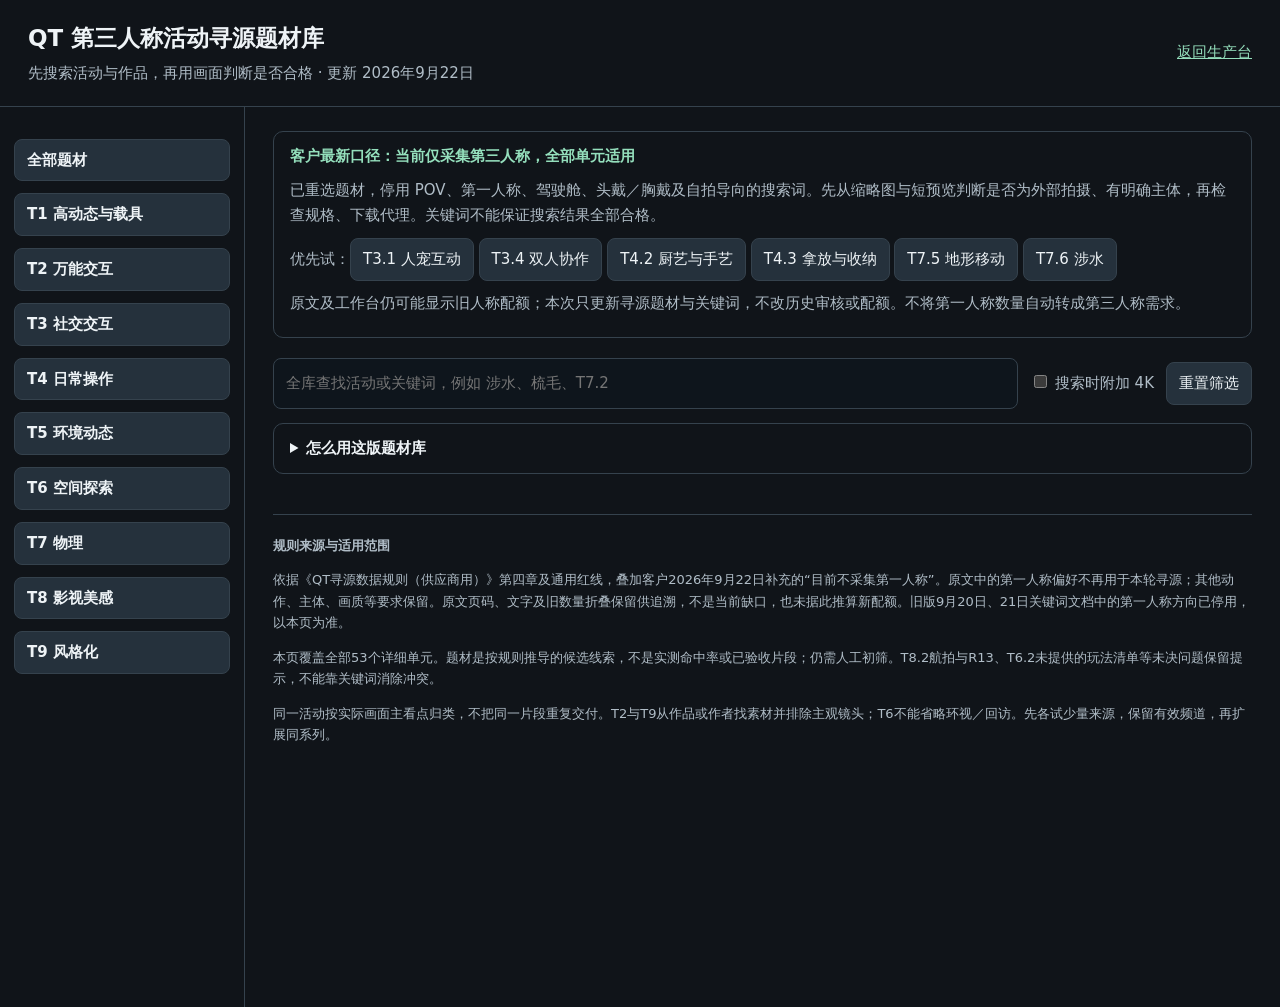
<file: scripts/topic_library_template.html>
<!doctype html>
<html lang="zh-CN">
<head>
<meta charset="utf-8"><meta name="viewport" content="width=device-width,initial-scale=1">
<title>QT 第三人称活动寻源题材库</title>
<style>
:root{color-scheme:dark;--bg:#101419;--panel:#192129;--line:#35424d;--muted:#b0bdc7;--accent:#94dfbc}*{box-sizing:border-box}body{margin:0;background:var(--bg);color:#eef3f6;font:15px/1.65 'Microsoft YaHei',system-ui,sans-serif}button,input,select{font:inherit}button,a,input,select{outline-offset:4px}a{color:var(--accent)}button{cursor:pointer}header{padding:20px 28px;border-bottom:1px solid var(--line);display:flex;justify-content:space-between;gap:16px;align-items:center}header h1{font-size:23px;margin:0}header p{color:var(--muted);margin:3px 0 0}header a{white-space:nowrap}.layout{display:grid;grid-template-columns:245px minmax(0,1fr);max-width:1600px;margin:auto}aside{position:sticky;top:0;height:100vh;overflow-y:auto;padding:20px 14px;border-right:1px solid var(--line)}main{min-width:0;padding:24px 28px 70px}button,.action{border:1px solid var(--line);background:#25313c;color:#eef3f6;border-radius:8px;padding:8px 12px;text-decoration:none;display:inline-block}.primary{background:var(--accent);color:#10261c;border-color:var(--accent)}button:hover,.action:hover{filter:brightness(1.13)}.bucket{width:100%;text-align:left;margin-top:12px;font-weight:700}.unit-link{display:block;width:100%;text-align:left;border:0;background:transparent;color:var(--muted);margin:3px 0;padding:7px 10px;font-size:13px}.unit-link.active,.bucket.active{background:#284d40;color:#c2ffe1}.filters{display:flex;flex-wrap:wrap;gap:12px;align-items:center;margin-bottom:14px}input[type=search]{flex:1;min-width:180px;background:#0e151c;color:white;border:1px solid var(--line);border-radius:8px;padding:12px}select{background:#25313c;color:white;border:1px solid var(--line);padding:10px;border-radius:8px}.guide{border:1px solid var(--line);border-radius:10px;padding:12px 16px;margin:0 0 20px;color:var(--muted)}summary{cursor:pointer;color:#eef3f6;font-weight:600}.guide p{margin:10px 0}.result-head{display:flex;align-items:center;justify-content:space-between;gap:10px;flex-wrap:wrap}.result-head h2{font-size:24px;margin:10px 0}.muted{color:var(--muted)}.unit{margin:20px 0 32px;scroll-margin-top:20px}.unit-head{border-bottom:1px solid var(--line);padding-bottom:14px}.unit h3{font-size:21px;margin:0 0 8px}.tag{display:inline-block;padding:2px 9px;border-radius:20px;background:#30473e;color:#bff1d7;font-size:12px;margin-left:8px;vertical-align:middle}.hard{background:#51432e;color:#ffe0a0}.requirements{font-size:14px;color:var(--muted)}.requirements p{margin:7px 0}.requirements strong{color:#edf3f7}.cards{display:grid;grid-template-columns:repeat(2,minmax(0,1fr));gap:14px;margin-top:16px}.card{background:var(--panel);border:1px solid var(--line);border-radius:12px;padding:18px;display:flex;flex-direction:column;min-width:0}.card h4{margin:0;font-size:17px}.query{font-family:Consolas,monospace;color:var(--accent);font-size:16px;overflow-wrap:anywhere;margin:10px 0}.check{color:var(--muted);margin:0 0 16px;font-size:14px}.actions{display:flex;flex-wrap:wrap;gap:8px;margin-top:auto}.actions>*{font-size:13px}.notice{position:fixed;bottom:22px;left:50%;transform:translateX(-50%);padding:12px 20px;background:#def5e7;color:#133823;border-radius:10px;box-shadow:0 4px 24px #0008;max-width:90vw;z-index:10}.empty{padding:40px 0;color:var(--muted)}footer{border-top:1px solid var(--line);padding-top:20px;font-size:13px;color:var(--muted)}.mobile-nav{display:none}label{color:var(--muted)}@media(max-width:1000px){.cards{grid-template-columns:1fr}.layout{grid-template-columns:215px minmax(0,1fr)}main{padding:20px}}@media(max-width:700px){header{padding:16px;align-items:flex-start;flex-direction:column}.layout{display:block}aside{display:none}.mobile-nav{display:block;width:100%;margin-bottom:14px}main{padding:16px}.filters input{width:100%}.result-head h2{font-size:20px}}@media print{body{background:white;color:black}header a,aside,.filters,.mobile-nav,.actions,.notice,.guide{display:none}.layout{display:block}main{padding:0}.cards{display:block}.card{break-inside:avoid;background:white;color:black;margin-bottom:12px}.query,.muted,.check,.requirements{color:#333}.requirements strong{color:black}}
</style>
</head>
<body>
<header><div><h1>QT 第三人称活动寻源题材库</h1><p>先搜索活动与作品，再用画面判断是否合格 · 更新 2026年9月22日</p></div><a id="home" href="/">返回生产台</a></header>
<div class="layout"><aside aria-label="按桶和统合单元选择"><button class="bucket" data-select="all">全部题材</button><div id="nav"></div></aside>
<main><select class="mobile-nav" id="mobile" aria-label="选择统合单元"></select>
<section class="guide" aria-label="当前采集范围"><strong style="color:var(--accent)">客户最新口径：当前仅采集第三人称，全部单元适用</strong><p>已重选题材，停用 POV、第一人称、驾驶舱、头戴／胸戴及自拍导向的搜索词。先从缩略图与短预览判断是否为外部拍摄、有明确主体，再检查规格、下载代理。关键词不能保证搜索结果全部合格。</p><p>优先试：<button data-select="T3.1">T3.1 人宠互动</button> <button data-select="T3.4">T3.4 双人协作</button> <button data-select="T4.2">T4.2 厨艺与手艺</button> <button data-select="T4.3">T4.3 拿放与收纳</button> <button data-select="T7.5">T7.5 地形移动</button> <button data-select="T7.6">T7.6 涉水</button></p><p>原文及工作台仍可能显示旧人称配额；本次只更新寻源题材与关键词，不改历史审核或配额。不将第一人称数量自动转成第三人称需求。</p></section>
<div class="filters"><input id="search" type="search" placeholder="全库查找活动或关键词，例如 涉水、梳毛、T7.2" aria-label="搜索全部题材"><label><input id="fourk" type="checkbox"> 搜索时附加 4K</label><button id="clear">重置筛选</button></div>
<details class="guide"><summary>怎么用这版题材库</summary>
<p>点左侧 T1.1 等单元查看活动。复制英文短词，或直接去 YouTube 搜索；“填入生产台”只填写关键词和目标单元，不自动搜索、不下载。页面可离线浏览，外部搜索需联网。</p>
<p>先试：活动与规则关系直接，建议优先试搜。补充：题材可用，但拍法或素材质量更需要筛选。难搜：连续镜头、机位或规则条件较苛刻。此排序是按规则适配程度推导，不是已测得的命中率；所有题材都需要实际验片。</p>
<p>先单独搜活动，不把“第三人称＋主体明确＋实时＋结果可见”等验收句拼进标题搜索。优先“职业／角色＋实际活动”，如 chef chopping vegetables；结果太杂时只追加一个拍法词，如 tracking shot、one take 或 exterior。不要追加 third person（容易出现游戏），不追加第一人称词；结果太少先去掉 4K。标题声称的画质或单镜头仍需核验。</p>
<p>第三人称初筛：人物、动物或载具是被拍摄的主体，持续在画面内。T3优先双方同框；T4/T7手工类优先侧面或斜侧面看见操作者及手、工具、对象的关系。纯手部顶拍不足以直接确认人称，宜先跳过；固定监控、自拍、无人空镜不因题材吻合就放行。T5.2/T7.4可锚定明确自然事件或物理现象，不强行添加人物。</p>
<p>通用检查：单镜头连续至少5秒，动作起止完整，横屏宽高比1.5至2，背景清晰，稳定无畸变，无变焦，无字幕/UI/黑边；有原声且不被音乐完全掩盖。T1至T8实拍及合规实拍特效合成，原生2K以上且≥24fps（标准23.976fps按24p认可，保留原帧率、不插帧）；T9动画可1080P、按原作帧率。仅T8.4允许刻意慢速摄影，所有桶均不收游戏录制。</p>
<p>先看原站画面与可用格式，再决定是否下载代理。选取动作完整的片段，不能为去掉主体丢失而把动作截在一半；不要用放大、插帧或拼接凑合格。来源可追溯不等于已取得使用授权。</p>
</details>
<div class="result-head"><h2 id="heading"></h2><span class="muted" id="count"></span></div>
<div id="results"></div>
<footer><strong>规则来源与适用范围</strong><p>依据《QT寻源数据规则（供应商用）》第四章及通用红线，叠加客户2026年9月22日补充的“目前不采集第一人称”。原文中的第一人称偏好不再用于本轮寻源；其他动作、主体、画质等要求保留。原文页码、文字及旧数量折叠保留供追溯，不是当前缺口，也未据此推算新配额。旧版9月20日、21日关键词文档中的第一人称方向已停用，以本页为准。</p><p>本页覆盖全部53个详细单元。题材是按规则推导的候选线索，不是实测命中率或已验收片段；仍需人工初筛。T8.2航拍与R13、T6.2未提供的玩法清单等未决问题保留提示，不能靠关键词消除冲突。</p><p>同一活动按实际画面主看点归类，不把同一片段重复交付。T2与T9从作品或作者找素材并排除主观镜头；T6不能省略环视／回访。先各试少量来源，保留有效频道，再扩展同系列。</p></footer>
</main></div><div class="notice" id="toast" role="status" hidden></div>
<script>
const units = /* TOPICS_DATA */[];
const buckets={T1:'高动态与载具',T2:'万能交互',T3:'社交交互',T4:'日常操作',T5:'环境动态',T6:'空间探索',T7:'物理',T8:'影视美感',T9:'风格化'};
const $=s=>document.querySelector(s);
const esc=s=>String(s??'').replace(/[&<>"']/g,c=>({'&':'&amp;','<':'&lt;','>':'&gt;','"':'&quot;',"'":'&#39;'}[c]));
const home=location.protocol==='file:'?'http://127.0.0.1:8765/':new URL('/',location.href).href;
$('#home').href=home;
let selected=decodeURIComponent(location.hash.slice(1))||'T1.1';
if(!units.some(u=>u.id===selected)&&!buckets[selected]&&selected!=='all')selected='T1.1';
let timer;
function toast(message){$('#toast').textContent=message;$('#toast').hidden=false;clearTimeout(timer);timer=setTimeout(()=>$('#toast').hidden=true,3000)}
function buildNav(){
 $('#nav').innerHTML=Object.entries(buckets).map(([b,name])=>`<button class="bucket" data-select="${b}">${b} ${name}</button>${units.filter(u=>u.id.startsWith(b+'.')).map(u=>`<button class="unit-link" data-select="${u.id}">${u.id} ${esc(u.name)}</button>`).join('')}`).join('');
 $('#mobile').innerHTML='<option value="all">全部题材</option>'+Object.entries(buckets).map(([b,name])=>`<optgroup label="${b} ${name}"><option value="${b}">${b} 全部单元</option>${units.filter(u=>u.id.startsWith(b+'.')).map(u=>`<option value="${u.id}">${u.id} ${esc(u.name)}</option>`).join('')}</optgroup>`).join('');
}
function queryFor(topic){return topic.query+($('#fourk').checked&&!/\b4k\b/i.test(topic.query)?' 4K':'')}
function render(){
 const term=$('#search').value.trim().toLowerCase();
 const shown=units.map(u=>({...u,topics:u.topics.filter(t=>!term||[u.id,u.name,t.label,t.query,t.check].join(' ').toLowerCase().includes(term))})).filter(u=>u.topics.length&&(term||selected==='all'||u.id===selected||u.id.startsWith(selected+'.')));
 $('#heading').textContent=term?'全库搜索结果':selected==='all'?'全部活动题材':buckets[selected]?selected+' '+buckets[selected]:selected+' '+units.find(u=>u.id===selected).name;
 const total=units.reduce((n,u)=>n+u.topics.length,0);
 $('#count').textContent=`显示 ${shown.length} 个单元 · ${shown.reduce((n,u)=>n+u.topics.length,0)} 个题材 / 全库 ${total} 个`;
 document.querySelectorAll('[data-select]').forEach(b=>{const active=!term&&b.dataset.select===selected;b.classList.toggle('active',active);b.setAttribute('aria-pressed',String(active))});
 $('#mobile').value=selected;
 $('#results').innerHTML=shown.length?shown.map(u=>`<section class="unit"><div class="unit-head"><h3>${u.id} ${esc(u.name)}<span class="tag ${u.priority==='难搜'?'hard':''}">${u.priority}</span><span class="tag">仅第三人称</span></h3><div class="requirements"><p><strong>本轮找什么</strong>　${esc(u.current_find)}</p><p><strong>合格重点</strong>　${esc(u.current_pass)}</p><p><strong>排除</strong>　${esc(u.exclude||'仍须遵守通用红线')}</p><p><strong>选片提醒</strong>　${esc(u.note)}</p><details><summary>原文第 ${u.page} 页与历史规划（非当前配额）</summary><p>原文找什么：${esc(u.find)}</p><p>原文合格标准：${esc(u.pass)}</p><p>旧规划 ${u.target} 条（第一人称 ${u.first_person} / 第三人称 ${u.third_person}）。原文第一人称方向已停用；当前仅第三人称，新数量以客户安排为准。</p></details></div></div><div class="cards">${u.topics.map(t=>{const q=queryFor(t);return `<article class="card"><h4>${esc(t.label)}</h4><p class="query">${esc(q)}</p><p class="check">选片时看：${esc(t.check)}</p><div class="actions"><button class="copy" data-query="${esc(q)}">复制关键词</button><a class="action primary" target="_blank" rel="noopener noreferrer" href="https://www.youtube.com/results?search_query=${encodeURIComponent(q)}">YouTube 搜索 ↗</a><a class="action" href="${esc(home)}?topic_query=${encodeURIComponent(q)}&topic_unit=${encodeURIComponent(u.id)}">填入生产台</a></div></article>`}).join('')}</div></section>`).join(''):'<p class="empty">没有匹配的题材。试试更短的活动名称，或输入单元编号。</p>';
}
function select(value){selected=value;$('#search').value='';location.hash=value;render();window.scrollTo({top:0,behavior:'smooth'})}
document.addEventListener('click',async e=>{const nav=e.target.closest('[data-select]');if(nav)select(nav.dataset.select);const copy=e.target.closest('.copy');if(copy){try{await navigator.clipboard.writeText(copy.dataset.query);toast('关键词已复制')}catch(_){const input=document.createElement('textarea');input.value=copy.dataset.query;document.body.append(input);input.select();const ok=document.execCommand('copy');input.remove();toast(ok?'关键词已复制':'复制受限，请直接选中英文关键词复制')}}});
$('#mobile').addEventListener('change',e=>select(e.target.value));$('#search').addEventListener('input',render);$('#fourk').addEventListener('change',render);$('#clear').addEventListener('click',()=>{$('#fourk').checked=false;select('T1.1')});
window.addEventListener('hashchange',()=>{const key=decodeURIComponent(location.hash.slice(1));if(key==='all'||buckets[key]||units.some(u=>u.id===key)){selected=key;$('#search').value='';render()}});
// History navigation may restore the search field after the initial render.
window.addEventListener('pageshow',()=>requestAnimationFrame(render));
buildNav();render();
</script></body></html>
</file>
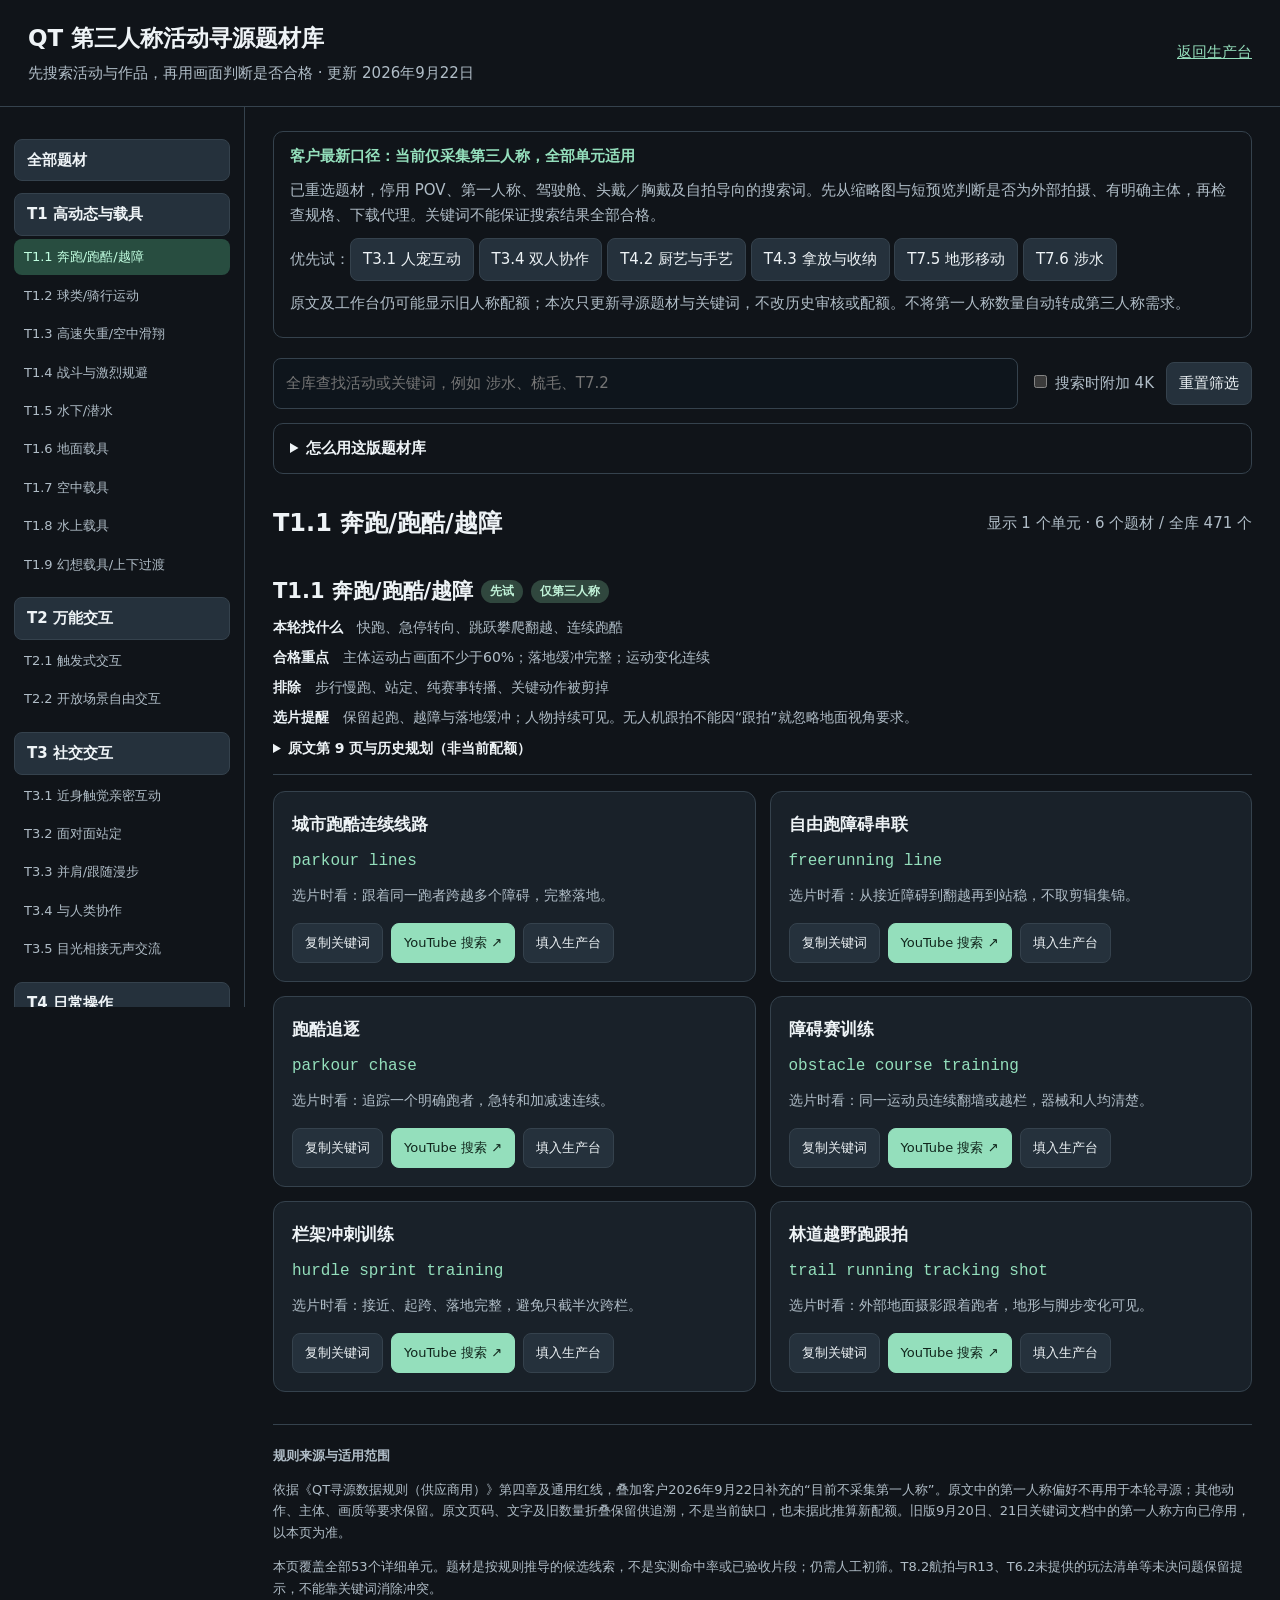
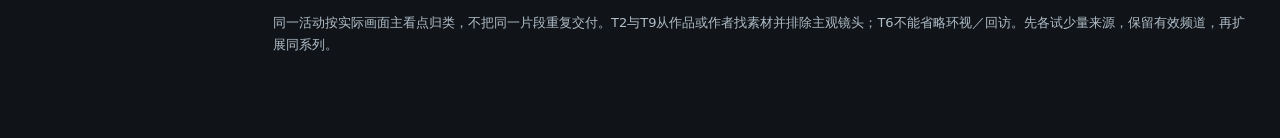
<file: web/topic-library.html>
<!doctype html>
<html lang="zh-CN">
<head>
<meta charset="utf-8"><meta name="viewport" content="width=device-width,initial-scale=1">
<title>QT 第三人称活动寻源题材库</title>
<style>
:root{color-scheme:dark;--bg:#101419;--panel:#192129;--line:#35424d;--muted:#b0bdc7;--accent:#94dfbc}*{box-sizing:border-box}body{margin:0;background:var(--bg);color:#eef3f6;font:15px/1.65 'Microsoft YaHei',system-ui,sans-serif}button,input,select{font:inherit}button,a,input,select{outline-offset:4px}a{color:var(--accent)}button{cursor:pointer}header{padding:20px 28px;border-bottom:1px solid var(--line);display:flex;justify-content:space-between;gap:16px;align-items:center}header h1{font-size:23px;margin:0}header p{color:var(--muted);margin:3px 0 0}header a{white-space:nowrap}.layout{display:grid;grid-template-columns:245px minmax(0,1fr);max-width:1600px;margin:auto}aside{position:sticky;top:0;height:100vh;overflow-y:auto;padding:20px 14px;border-right:1px solid var(--line)}main{min-width:0;padding:24px 28px 70px}button,.action{border:1px solid var(--line);background:#25313c;color:#eef3f6;border-radius:8px;padding:8px 12px;text-decoration:none;display:inline-block}.primary{background:var(--accent);color:#10261c;border-color:var(--accent)}button:hover,.action:hover{filter:brightness(1.13)}.bucket{width:100%;text-align:left;margin-top:12px;font-weight:700}.unit-link{display:block;width:100%;text-align:left;border:0;background:transparent;color:var(--muted);margin:3px 0;padding:7px 10px;font-size:13px}.unit-link.active,.bucket.active{background:#284d40;color:#c2ffe1}.filters{display:flex;flex-wrap:wrap;gap:12px;align-items:center;margin-bottom:14px}input[type=search]{flex:1;min-width:180px;background:#0e151c;color:white;border:1px solid var(--line);border-radius:8px;padding:12px}select{background:#25313c;color:white;border:1px solid var(--line);padding:10px;border-radius:8px}.guide{border:1px solid var(--line);border-radius:10px;padding:12px 16px;margin:0 0 20px;color:var(--muted)}summary{cursor:pointer;color:#eef3f6;font-weight:600}.guide p{margin:10px 0}.result-head{display:flex;align-items:center;justify-content:space-between;gap:10px;flex-wrap:wrap}.result-head h2{font-size:24px;margin:10px 0}.muted{color:var(--muted)}.unit{margin:20px 0 32px;scroll-margin-top:20px}.unit-head{border-bottom:1px solid var(--line);padding-bottom:14px}.unit h3{font-size:21px;margin:0 0 8px}.tag{display:inline-block;padding:2px 9px;border-radius:20px;background:#30473e;color:#bff1d7;font-size:12px;margin-left:8px;vertical-align:middle}.hard{background:#51432e;color:#ffe0a0}.requirements{font-size:14px;color:var(--muted)}.requirements p{margin:7px 0}.requirements strong{color:#edf3f7}.cards{display:grid;grid-template-columns:repeat(2,minmax(0,1fr));gap:14px;margin-top:16px}.card{background:var(--panel);border:1px solid var(--line);border-radius:12px;padding:18px;display:flex;flex-direction:column;min-width:0}.card h4{margin:0;font-size:17px}.query{font-family:Consolas,monospace;color:var(--accent);font-size:16px;overflow-wrap:anywhere;margin:10px 0}.check{color:var(--muted);margin:0 0 16px;font-size:14px}.actions{display:flex;flex-wrap:wrap;gap:8px;margin-top:auto}.actions>*{font-size:13px}.notice{position:fixed;bottom:22px;left:50%;transform:translateX(-50%);padding:12px 20px;background:#def5e7;color:#133823;border-radius:10px;box-shadow:0 4px 24px #0008;max-width:90vw;z-index:10}.empty{padding:40px 0;color:var(--muted)}footer{border-top:1px solid var(--line);padding-top:20px;font-size:13px;color:var(--muted)}.mobile-nav{display:none}label{color:var(--muted)}@media(max-width:1000px){.cards{grid-template-columns:1fr}.layout{grid-template-columns:215px minmax(0,1fr)}main{padding:20px}}@media(max-width:700px){header{padding:16px;align-items:flex-start;flex-direction:column}.layout{display:block}aside{display:none}.mobile-nav{display:block;width:100%;margin-bottom:14px}main{padding:16px}.filters input{width:100%}.result-head h2{font-size:20px}}@media print{body{background:white;color:black}header a,aside,.filters,.mobile-nav,.actions,.notice,.guide{display:none}.layout{display:block}main{padding:0}.cards{display:block}.card{break-inside:avoid;background:white;color:black;margin-bottom:12px}.query,.muted,.check,.requirements{color:#333}.requirements strong{color:black}}
</style>
</head>
<body>
<header><div><h1>QT 第三人称活动寻源题材库</h1><p>先搜索活动与作品，再用画面判断是否合格 · 更新 2026年9月22日</p></div><a id="home" href="/">返回生产台</a></header>
<div class="layout"><aside aria-label="按桶和统合单元选择"><button class="bucket" data-select="all">全部题材</button><div id="nav"></div></aside>
<main><select class="mobile-nav" id="mobile" aria-label="选择统合单元"></select>
<section class="guide" aria-label="当前采集范围"><strong style="color:var(--accent)">客户最新口径：当前仅采集第三人称，全部单元适用</strong><p>已重选题材，停用 POV、第一人称、驾驶舱、头戴／胸戴及自拍导向的搜索词。先从缩略图与短预览判断是否为外部拍摄、有明确主体，再检查规格、下载代理。关键词不能保证搜索结果全部合格。</p><p>优先试：<button data-select="T3.1">T3.1 人宠互动</button> <button data-select="T3.4">T3.4 双人协作</button> <button data-select="T4.2">T4.2 厨艺与手艺</button> <button data-select="T4.3">T4.3 拿放与收纳</button> <button data-select="T7.5">T7.5 地形移动</button> <button data-select="T7.6">T7.6 涉水</button></p><p>原文及工作台仍可能显示旧人称配额；本次只更新寻源题材与关键词，不改历史审核或配额。不将第一人称数量自动转成第三人称需求。</p></section>
<div class="filters"><input id="search" type="search" placeholder="全库查找活动或关键词，例如 涉水、梳毛、T7.2" aria-label="搜索全部题材"><label><input id="fourk" type="checkbox"> 搜索时附加 4K</label><button id="clear">重置筛选</button></div>
<details class="guide"><summary>怎么用这版题材库</summary>
<p>点左侧 T1.1 等单元查看活动。复制英文短词，或直接去 YouTube 搜索；“填入生产台”只填写关键词和目标单元，不自动搜索、不下载。页面可离线浏览，外部搜索需联网。</p>
<p>先试：活动与规则关系直接，建议优先试搜。补充：题材可用，但拍法或素材质量更需要筛选。难搜：连续镜头、机位或规则条件较苛刻。此排序是按规则适配程度推导，不是已测得的命中率；所有题材都需要实际验片。</p>
<p>先单独搜活动，不把“第三人称＋主体明确＋实时＋结果可见”等验收句拼进标题搜索。优先“职业／角色＋实际活动”，如 chef chopping vegetables；结果太杂时只追加一个拍法词，如 tracking shot、one take 或 exterior。不要追加 third person（容易出现游戏），不追加第一人称词；结果太少先去掉 4K。标题声称的画质或单镜头仍需核验。</p>
<p>第三人称初筛：人物、动物或载具是被拍摄的主体，持续在画面内。T3优先双方同框；T4/T7手工类优先侧面或斜侧面看见操作者及手、工具、对象的关系。纯手部顶拍不足以直接确认人称，宜先跳过；固定监控、自拍、无人空镜不因题材吻合就放行。T5.2/T7.4可锚定明确自然事件或物理现象，不强行添加人物。</p>
<p>通用检查：单镜头连续至少5秒，动作起止完整，横屏宽高比1.5至2，背景清晰，稳定无畸变，无变焦，无字幕/UI/黑边；有原声且不被音乐完全掩盖。T1至T8实拍及合规实拍特效合成，原生2K以上且≥24fps（标准23.976fps按24p认可，保留原帧率、不插帧）；T9动画可1080P、按原作帧率。仅T8.4允许刻意慢速摄影，所有桶均不收游戏录制。</p>
<p>先看原站画面与可用格式，再决定是否下载代理。选取动作完整的片段，不能为去掉主体丢失而把动作截在一半；不要用放大、插帧或拼接凑合格。来源可追溯不等于已取得使用授权。</p>
</details>
<div class="result-head"><h2 id="heading"></h2><span class="muted" id="count"></span></div>
<div id="results"></div>
<footer><strong>规则来源与适用范围</strong><p>依据《QT寻源数据规则（供应商用）》第四章及通用红线，叠加客户2026年9月22日补充的“目前不采集第一人称”。原文中的第一人称偏好不再用于本轮寻源；其他动作、主体、画质等要求保留。原文页码、文字及旧数量折叠保留供追溯，不是当前缺口，也未据此推算新配额。旧版9月20日、21日关键词文档中的第一人称方向已停用，以本页为准。</p><p>本页覆盖全部53个详细单元。题材是按规则推导的候选线索，不是实测命中率或已验收片段；仍需人工初筛。T8.2航拍与R13、T6.2未提供的玩法清单等未决问题保留提示，不能靠关键词消除冲突。</p><p>同一活动按实际画面主看点归类，不把同一片段重复交付。T2与T9从作品或作者找素材并排除主观镜头；T6不能省略环视／回访。先各试少量来源，保留有效频道，再扩展同系列。</p></footer>
</main></div><div class="notice" id="toast" role="status" hidden></div>
<script>
const units = [{"id": "T1.1", "priority": "先试", "note": "保留起跑、越障与落地缓冲；人物持续可见。无人机跟拍不能因“跟拍”就忽略地面视角要求。", "name": "奔跑/跑酷/越障", "target": 85, "first_person": 19, "third_person": 66, "page": 9, "find": "快跑、急停转向、跳跃攀爬翻越、连续跑酷", "pass": "主体运动占画面不少于60%；落地缓冲完整；运动变化连续", "exclude": "步行慢跑、站定、纯赛事转播、关键动作被剪掉", "topics": [{"label": "城市跑酷连续线路", "query": "parkour lines", "check": "跟着同一跑者跨越多个障碍，完整落地。"}, {"label": "自由跑障碍串联", "query": "freerunning line", "check": "从接近障碍到翻越再到站稳，不取剪辑集锦。"}, {"label": "跑酷追逐", "query": "parkour chase", "check": "追踪一个明确跑者，急转和加减速连续。"}, {"label": "障碍赛训练", "query": "obstacle course training", "check": "同一运动员连续翻墙或越栏，器械和人均清楚。"}, {"label": "栏架冲刺训练", "query": "hurdle sprint training", "check": "接近、起跨、落地完整，避免只截半次跨栏。"}, {"label": "林道越野跑跟拍", "query": "trail running tracking shot", "check": "外部地面摄影跟着跑者，地形与脚步变化可见。"}], "current_find": "快跑、急停转向、跳跃攀爬翻越、连续跑酷", "current_pass": "主体运动占画面不少于60%；落地缓冲完整；运动变化连续"}, {"id": "T1.2", "priority": "先试", "note": "看人体动作、器材运动与空间变化；近距离跟随优于大远景转播。不要把滑板自行车归成机动车。", "name": "球类/骑行运动", "target": 66, "first_person": 5, "third_person": 61, "page": 9, "find": "球类、骑行、滑板、轮滑", "pass": "人体动作、运动物体/器材和空间位置变化均清晰", "exclude": "纯观赛大远景、机动载具", "topics": [{"label": "滑板连续招式线路", "query": "skateboarding line", "check": "滑手、板和落地同时可见，留足收尾。"}, {"label": "轮滑街道跟拍", "query": "inline skating follow cam", "check": "跟随一个滑手，看转弯和滑行变化。"}, {"label": "小轮车场地线路", "query": "BMX park run", "check": "骑手与自行车完整可辨，跳跃与落地连续。"}, {"label": "山地自行车连续线路", "query": "mountain bike trail riding", "check": "外部摄影跟着同一骑手，不选骑行者头盔或车把视角。"}, {"label": "篮球突破训练", "query": "basketball drive drill", "check": "运球、突破、上篮为连续动作，不只拍篮筐。"}, {"label": "足球带球射门训练", "query": "football dribbling shooting drill", "check": "带球至射门完整，人物和球不出画。"}], "current_find": "球类、骑行、滑板、轮滑", "current_pass": "人体动作、运动物体/器材和空间位置变化均清晰"}, {"id": "T1.3", "priority": "难搜", "note": "原文要求过山车、蹦极、跳伞三项均覆盖。空中题材与R13存在适用疑点时需确认，不能自行扩大豁免。", "name": "高速失重/空中滑翔", "target": 80, "first_person": 24, "third_person": 56, "page": 9, "find": "过山车、蹦极、跳伞、翼装、无人机贴地飞越", "pass": "失重/加速段完整，允许轻度抖动", "exclude": "", "topics": [{"label": "过山车外部拍摄", "query": "roller coaster off ride", "check": "地面镜头跟随同一列车完成加速或下落，不能拍前排乘客的主观视野。"}, {"label": "蹦极完整跳跃", "query": "bungee jump full jump", "check": "从起跳到绳索回弹完整，主体不丢失。"}, {"label": "双人跳伞外部摄影", "query": "tandem skydive outside camera", "check": "外部摄影师跟着跳伞者，核对视角适用口径。"}, {"label": "翼装伴飞", "query": "wingsuit follow camera", "check": "持续跟随同一翼装者，非剪辑合辑。"}, {"label": "滑翔伞外部跟拍", "query": "paragliding follow cam", "check": "明确飞行主体及升降变化，先核对单元边界。"}, {"label": "高空秋千释放", "query": "giant swing release", "check": "从外部跟随乘坐者释放、下落与回摆；非第一视角，需核对本单元失重及视角适用边界。"}], "current_find": "过山车、蹦极、跳伞、翼装、无人机贴地飞越", "current_pass": "失重/加速段完整，允许轻度抖动"}, {"id": "T1.4", "priority": "补充", "note": "必须是实拍或实拍特效合成；攻击、受击或躲避有可见反馈。片名只是定位线索，不保证片段符合。", "name": "战斗与激烈规避", "target": 75, "first_person": 14, "third_person": 61, "page": 10, "find": "影视/特技实拍的潜行躲闪、格斗、爆破规避、追车枪战", "pass": "攻击/规避有明显视觉反馈，来自影视或特技实拍", "exclude": "动画/CG、游戏、纯特效无实拍底", "topics": [{"label": "特技团队单镜头打斗", "query": "stunt fight one take", "check": "双方同框，攻击与规避连续，非幕后讲解。"}, {"label": "近身武术对打", "query": "martial arts fight short film", "check": "从出招到格挡受力有反馈，避开游戏与动画。"}, {"label": "走廊连续打斗", "query": "hallway fight scene", "check": "挑实际连续镜头，排除正反打和快速剪切。"}, {"label": "剑术特技短片", "query": "sword fight stunt short film", "check": "武器与双方身体清楚，动作无穿帮。"}, {"label": "追逐中翻越躲闪", "query": "foot chase stunt scene", "check": "主体主动规避障碍，落地及反应完整。"}, {"label": "实拍爆破规避", "query": "explosion escape movie scene", "check": "人物规避和爆破反馈同镜头，注意内容合规。"}], "current_find": "影视/特技实拍的潜行躲闪、格斗、爆破规避、追车枪战", "current_pass": "攻击/规避有明显视觉反馈，来自影视或特技实拍"}, {"id": "T1.5", "priority": "先试", "note": "水体扰动、气泡或光影变化要可见；跟潜水员而非只看珊瑚空镜，严重浑浊不收。", "name": "水下/潜水", "target": 66, "first_person": 23, "third_person": 43, "page": 10, "find": "水中游动、下潜上浮、人和水流互动", "pass": "保留光影、水体扰动、气泡、悬浮物或水流影响", "exclude": "主体长期静止、严重浑浊、纯水下风景", "topics": [{"label": "自由潜水下潜", "query": "freediving descent", "check": "完整跟随潜水者下潜，周围水体清晰。"}, {"label": "自由潜水上浮", "query": "freediving ascent", "check": "上浮动作及水面变化连续，主体持续可见。"}, {"label": "水肺潜水跟拍", "query": "scuba diver follow cam", "check": "潜水员游动、气泡和背景同时清楚。"}, {"label": "水下游泳跟拍", "query": "underwater swimming tracking shot", "check": "游泳者全身与推进水流可读。"}, {"label": "人鱼潜水实拍", "query": "mermaid swimming underwater", "check": "真人水下运动，排除动画、浓重滤镜和定姿摆拍。"}, {"label": "浮潜同伴跟随", "query": "snorkeling follow diver", "check": "镜头跟随同伴移动，不只拍水下景观。"}], "current_find": "水中游动、下潜上浮、人和水流互动", "current_pass": "保留光影、水体扰动、气泡、悬浮物或水流影响"}, {"id": "T1.6", "priority": "先试", "note": "强调真实机动车速度与位移，外部地面跟拍优先；纯行车记录监控、航拍俯视需排除或复核。", "name": "地面载具", "target": 104, "first_person": 19, "third_person": 85, "page": 10, "find": "城市/高速驾驶、泊车、摩托电动车", "pass": "速度感和空间位移清晰", "exclude": "幻想载具", "topics": [{"label": "摩托车滚动跟拍", "query": "motorcycle rolling shots", "check": "相机与骑手同步移动，看清车与道路。"}, {"label": "汽车行驶跟拍", "query": "car rolling shots", "check": "同一辆车持续在画面中，非广告蒙太奇。"}, {"label": "拉力赛车路段", "query": "rally car tracking shot", "check": "地面追踪过弯，不选远景赛事切机位。"}, {"label": "越野车连续过弯", "query": "off road driving follow cam", "check": "车体、路面和空间位移可读。"}, {"label": "卡丁车赛道外部跟拍", "query": "karting trackside", "check": "从赛道外追踪同一车手过弯，排除车载相机、游戏和赛事UI。"}, {"label": "汽车平行泊车", "query": "parallel parking exterior view", "check": "外部摄影看完整车辆移动至停稳，不选驾驶位教程。"}], "current_find": "城市/高速驾驶、泊车、摩托电动车", "current_pass": "速度感和空间位移清晰"}, {"id": "T1.7", "priority": "补充", "note": "本单元有R13空中视角豁免，但不等于允许第一人称。只找外部拍摄的飞行载具；不找驾驶舱、机头相机或纯航拍空镜。", "name": "空中载具", "target": 80, "first_person": 14, "third_person": 66, "page": 10, "find": "穿越飞行、无人机、直升机驾驶位", "pass": "R13 豁免，允许空中视角", "exclude": "", "topics": [{"label": "直升机悬停转向", "query": "helicopter hovering maneuver", "check": "外部镜头跟随直升机升降转向，机体持续可见。"}, {"label": "轻型飞机起飞外拍", "query": "light aircraft takeoff exterior", "check": "外部拍摄同一架飞机滑跑离地，不能靠变焦保持大小。"}, {"label": "滑翔机牵引起飞", "query": "glider aerotow takeoff", "check": "从外部跟随可辨的滑翔机，拖曳与离地过程连续。"}, {"label": "飞机编队伴飞", "query": "formation flying air to air", "check": "锁定一架飞机，可见姿态变化与空间关系。"}, {"label": "无人机追踪飞机", "query": "drone following plane", "check": "外部主体始终清晰，非纯CG。"}, {"label": "直升机外部跟拍", "query": "helicopter air to air footage", "check": "持续跟随真实直升机，不取剪辑合集。"}], "current_find": "外部摄影跟随直升机、轻型飞机、滑翔机等空中载具；不采驾驶舱视野", "current_pass": "R13 豁免，允许空中视角"}, {"id": "T1.8", "priority": "先试", "note": "水面变化和载具运动都要可辨，外部跟拍为主；岸上固定远景或航拍不能直接视为合格。", "name": "水上载具", "target": 52, "first_person": 5, "third_person": 47, "page": 11, "find": "船、摩托艇甲板与驾驶位", "pass": "水面动态与载具运动清晰", "exclude": "", "topics": [{"label": "摩托艇水面跟拍", "query": "jet ski follow cam", "check": "骑手、艇和水花同画面，转弯完整。"}, {"label": "快艇并行跟拍", "query": "speedboat tracking shot", "check": "相邻船上平视跟拍，艇与浪花连续可见。"}, {"label": "帆船航行跟拍", "query": "sailing boat tracking shot", "check": "船体航行与水面反馈可见，非纯甲板静景。"}, {"label": "皮划艇跟随", "query": "kayak follow cam", "check": "艇与划行运动清楚，背景不虚化。"}, {"label": "划艇水上训练", "query": "rowing boat training", "check": "艇员动作与船体位移同步，避开大远景赛事。"}, {"label": "船只靠泊外拍", "query": "boat docking exterior", "check": "地面或相邻船上跟拍整船转向靠泊，主体与水面空间关系连续。"}], "current_find": "外部跟随船、摩托艇、皮划艇等水上载具；不采驾驶位或纯船头视野", "current_pass": "水面动态与载具运动清晰"}, {"id": "T1.9", "priority": "难搜", "note": "要求影视实拍底与干净合成，保留上下舱或模式切换；纯CG飞船与游戏过场不能冒充实拍。", "name": "幻想载具/上下过渡", "target": 52, "first_person": 9, "third_person": 43, "page": 11, "find": "影视实拍中的机甲、飞船、幻想载具及上下舱/模式切换", "pass": "过程完整、实拍底、特效边界干净", "exclude": "动画、纯CG、游戏", "topics": [{"label": "真人穿戴机械战甲", "query": "Iron Man suit up scene", "check": "人进入或战甲闭合过程，核对实拍底与单镜头长度。"}, {"label": "沙丘扑翼机登舱", "query": "Dune ornithopter boarding scene", "check": "人物、舱门与登舱动作完整，非模型展示。"}, {"label": "阿凡达机甲驾驶", "query": "Avatar AMP suit scene", "check": "真人进入或操纵机甲的连续段。"}, {"label": "星际飞船登船", "query": "Star Wars boarding ship scene", "check": "人上舷梯到舱内连续，不能跨切镜拼接。"}, {"label": "科幻载具舱盖开启", "query": "sci fi pilot boarding vehicle scene", "check": "外部摄影让人物、载具和舱盖同框，有登舱或模式切换过程。"}, {"label": "实拍机械外骨骼短片", "query": "live action exoskeleton short film", "check": "实拍人物与装置交互，非纯产品渲染。"}], "current_find": "影视实拍中的机甲、飞船、幻想载具及上下舱/模式切换", "current_pass": "过程完整、实拍底、特效边界干净"}, {"id": "T2.1", "priority": "难搜", "note": "只找科幻魔幻影视。触发与世界内反馈必须同镜头；写if→then，并按单部作品累计至少8种动作、4种场景。以下是场景定位词，不是已验收片段。", "name": "触发式交互", "target": 141, "first_person": 57, "third_person": 84, "page": 12, "find": "科幻/魔幻影视中的机关、装置、能力触发", "pass": "每条写 if→then；触发与世界内可视反馈在同一镜头完整呈现", "exclude": "游戏、动画、仅音效/字幕反馈、无实拍底、抠像残留", "topics": [{"label": "手势打开传送门", "query": "Doctor Strange portal scene", "check": "手势到门形成连续；排除教程、游戏、绿幕素材。"}, {"label": "魔杖令物体悬浮", "query": "Harry Potter Wingardium Leviosa scene", "check": "施法者、手势与物体升起同镜头可见。"}, {"label": "意念移动金属", "query": "Magneto moving metal movie scene", "check": "人物动作到金属位移有明确因果。"}, {"label": "机械战甲响应手势", "query": "Iron Man suit assembly scene", "check": "角色触发到机械装配响应连续。"}, {"label": "触碰启动全息装置", "query": "Iron Man hologram scene", "check": "手部触发与世界内全息变化同框；不可只有屏幕文字。"}, {"label": "原力推开物体", "query": "Star Wars Force push scene", "check": "角色施力与对象位移同一镜头，非游戏演示。"}, {"label": "身份识别开启通道", "query": "sci fi biometric door scene", "check": "扫描与门打开可见，不能仅播“已通过”字幕。"}, {"label": "激活能量护盾", "query": "live action energy shield scene", "check": "动作触发后护盾显现，合成边缘干净。"}, {"label": "科幻舱门感应开启", "query": "spaceship automatic door movie scene", "check": "人物靠近到门开启连续，非现实商场自动门。"}, {"label": "魔法点亮物体", "query": "Harry Potter Lumos scene", "check": "施法动作到可见发光完整，避免只有念咒音频。"}], "current_find": "科幻/魔幻影视中的机关、装置、能力触发", "current_pass": "每条写 if→then；触发与世界内可视反馈在同一镜头完整呈现"}, {"id": "T2.2", "priority": "难搜", "note": "不能把普通逛街改名为万能交互。要移动到不同点位并交互，反馈可见；单部作品仍需累计8种动作、4种场景。", "name": "开放场景自由交互", "target": 141, "first_person": 28, "third_person": 113, "page": 13, "find": "科幻/魔幻影视开放场景漫游与多点交互", "pass": "空间位移和交互明确，反馈可视，镜头锚定主体", "exclude": "HUD、游戏、纯过场、只有跑图", "topics": [{"label": "实验室走动操控全息物", "query": "Iron Man lab scene", "check": "人物走动并实际操控装置，不只站着讲解。"}, {"label": "魔法工坊多处施法", "query": "wizard workshop live action scene", "check": "同一人物移动、接触或施法，环境有响应。"}, {"label": "科幻舰桥走动操作", "query": "spaceship bridge movie scene", "check": "走到控制位再操作，有世界内可视反馈。"}, {"label": "未来实验室参观交互", "query": "sci fi laboratory walkthrough scene", "check": "人物边走边启动多个实体装置，非建筑渲染。"}, {"label": "魔法商店试用物件", "query": "Harry Potter wand shop scene", "check": "移动和试用魔法物件同一连续段。"}, {"label": "空间站机器人互动", "query": "space station robot interaction scene", "check": "跟随角色移动，机器人有动作回应而非纯对谈。"}, {"label": "移动中操纵悬浮物", "query": "telekinesis walking movie scene", "check": "人物位移与物体响应同时成立，非纯追逐。"}, {"label": "科幻短片智能房间", "query": "smart room sci fi short film", "check": "真人走动触发房间变化，不是现实家居开关演示。"}], "current_find": "科幻/魔幻影视开放场景漫游与多点交互", "current_pass": "空间位移和交互明确，反馈可视，镜头锚定主体"}, {"id": "T3.1", "priority": "先试", "note": "只找外部跟拍的人与动物或双人互动，锚定发起者。接近→接触→持续→分开完整且对象有回应；第三人称不等于固定旁观，原文排除固定旁观机位。", "name": "近身触觉亲密互动", "target": 145, "first_person": 122, "third_person": 23, "page": 14, "find": "拥抱、拍肩、握手、撸宠、喂食、洗澡梳毛", "pass": "接近→接触→持续→分开完整，对象有回应", "exclude": "未接触、开头已接触、对象无反应、固定旁观、对象非生命", "topics": [{"label": "跟拍马匹梳毛", "query": "\"tracking shot of\" groomer brushing horse", "check": "图库单镜头：外部跟拍，人和动物同框，接触动作完整。"}, {"label": "宠物洗澡实录", "query": "dog groomer bathing dog natural sound", "check": "图库单镜头：外部跟拍，人和动物同框，接触动作完整。"}, {"label": "农夫喂羊跟拍", "query": "farmer feeding goats \"following shot\"", "check": "图库单镜头：外部跟拍，人和动物同框，接触动作完整。"}, {"label": "推轨抚摸马匹", "query": "\"dolly shot of\" woman petting horse", "check": "图库单镜头：外部跟拍，人和动物同框，接触动作完整。"}, {"label": "主人逗狗无解说", "query": "owner playing with dog no talking", "check": "图库单镜头：外部跟拍，人和动物同框，接触动作完整。"}, {"label": "饲养员喂大象", "query": "keeper feeding elephant real sound", "check": "图库单镜头：外部跟拍，人和动物同框，接触动作完整。"}, {"label": "重逢拥抱一镜到底", "query": "couple hugging reunion one take", "check": "图库单镜头：外部跟拍，人和动物同框，接触动作完整。"}, {"label": "宠物美容师给狗梳毛", "query": "dog groomer brushing dog", "check": "侧面跟随美容师的操作，操作者、手、狗的回应及结束都可见。"}, {"label": "马厩日常刷马", "query": "groom brushing horse", "check": "外部拍摄马工接近、刷毛到撤手，马转头或调整身体回应。"}, {"label": "主人抚摸猫咪", "query": "owner petting cat", "check": "主人身体与猫同框，猫蹭手或转头回应，不能开头已经接触。"}, {"label": "饲养员手喂山羊", "query": "farmer hand feeding goats", "check": "旁拍饲养员递食、山羊取食到撤手，不是自己的手伸向镜头前。"}, {"label": "宠物美容师给狗洗澡", "query": "groomer bathing dog", "check": "跟随操作者和狗的完整接触互动，不选纯浴盆俯拍或快剪教程。"}, {"label": "人与人拥抱重逢", "query": "reunion hug one take", "check": "接近、拥抱、回抱与分开完整，背景不能虚化。"}, {"label": "双人见面握手", "query": "two people greeting handshake", "check": "外部摄影中两人伸手、握住、回应、松开完整，时长足够。"}, {"label": "马工给马挠痒", "query": "groom scratching horse", "check": "人和马同框且主动接触后马有回应，不是只拍一只伸入画面的手。"}, {"label": "饲养员梳理驴毛", "query": "keeper grooming donkey", "check": "跟随饲养员与驴互动，保留接触前后和动物回应。"}, {"label": "朋友击掌庆祝", "query": "friends high five celebration", "check": "两人接近、击掌回应到分开连续，不能只截击掌一瞬。"}], "current_find": "拥抱、拍肩、握手、撸宠、喂食、洗澡梳毛", "current_pass": "接近→接触→持续→分开完整，对象有回应"}, {"id": "T3.2", "priority": "补充", "note": "外部摄影让两人面对面同框，有手势、重心或朝向变化；排除采访正反打、自拍独白和静态对脸讲解。", "name": "面对面站定", "target": 122, "first_person": 75, "third_person": 47, "page": 14, "find": "对话对位、站定、朝向微调", "pass": "面对面且有朝向/重心/手势变化", "exclude": "边走边聊、并排、静止无互动、多人会议、纯画外音", "topics": [{"label": "站立手语对话", "query": "standing sign language conversation", "check": "两人面对面，手势与回应连续同框。"}, {"label": "双人问路表演", "query": "asking directions acting scene", "check": "提问者与指路者站定同框，指向与回应可见，不选语言教学字幕片。"}, {"label": "街头魔术面对面交流", "query": "street magician spectator interaction", "check": "只取站定交流与回应，不是单人技巧特写。"}, {"label": "站立双人表演练习", "query": "two person acting scene one take", "check": "面向彼此有微动作，非静态朗读或切机位。"}, {"label": "游客与向导停步交流", "query": "guide visitor conversation", "check": "两人保持面对面，手势和眼神可读。"}, {"label": "摊主与顾客商谈", "query": "vendor customer conversation", "check": "旁拍两人面对面手势与回应，避开柜台遮挡及新闻采访切镜。"}, {"label": "教练向运动员交代战术", "query": "coach athlete conversation", "check": "两人站定面对面，教练手势与运动员回应连续，不选围坐会议。"}, {"label": "裁缝与顾客面谈", "query": "tailor customer consultation", "check": "双方站立讨论版型并回应，重点是朝向和手势而非各自独立干活。"}], "current_find": "对话对位、站定、朝向微调", "current_pass": "面对面且有朝向/重心/手势变化"}, {"id": "T3.3", "priority": "先试", "note": "同伴身体可见，行走中有等待、放慢、侧头交流或间距调整。只拍脚与路应转查T6。", "name": "并肩/跟随漫步", "target": 122, "first_person": 75, "third_person": 47, "page": 15, "find": "持续同行、速度动态匹配、行走中交流", "pass": "同伴可见，有等待/放慢/侧头/间距调整", "exclude": "站定聊天、只有脚与路、无呼应、短切镜", "topics": [{"label": "背影情侣遛狗", "query": "\"back view of\" couple walking dog", "check": "图库单镜头：背后或侧面跟拍两人同行，两人全程可见。"}, {"label": "跟拍朋友边走边聊", "query": "\"tracking shot of\" two friends walking talking", "check": "图库单镜头：背后或侧面跟拍两人同行，两人全程可见。"}, {"label": "公园情侣跟拍", "query": "\"following shot of\" couple walking in park", "check": "图库单镜头：背后或侧面跟拍两人同行，两人全程可见。"}, {"label": "母女同行移动镜头", "query": "\"traveling shot of\" mother and daughter walking", "check": "图库单镜头：背后或侧面跟拍两人同行，两人全程可见。"}, {"label": "稳定器跟拍徒步二人", "query": "\"steadicam shot of\" two hikers on trail", "check": "图库单镜头：背后或侧面跟拍两人同行，两人全程可见。"}, {"label": "老夫妻散步一镜到底", "query": "elderly couple walking together one take", "check": "图库单镜头：背后或侧面跟拍两人同行，两人全程可见。"}, {"label": "街头同行实录", "query": "two friends walking street natural sound", "check": "图库单镜头：背后或侧面跟拍两人同行，两人全程可见。"}, {"label": "双人山路徒步", "query": "two friends hiking together", "check": "第三位摄影者跟随两人，能看出等候、回头交流或步速匹配。"}, {"label": "双人边走边聊", "query": "walking and talking one take", "check": "两人持续同行，动态速度匹配可读。"}, {"label": "向导带游客徒步", "query": "hiking guide with visitors", "check": "向导与游客均可见，放慢等人或边走指路，不能只拍摄影者前方的路。"}, {"label": "情侣公园漫步", "query": "couple walking talking", "check": "同伴并肩回应，避免浅景深爱情短片。"}, {"label": "陪长者散步", "query": "walking with elderly parent", "check": "步速匹配、搀扶或侧头回应连续。"}, {"label": "两人逛市场", "query": "two friends walking market", "check": "外部跟着同伴持续同行互动，不是主观步行或无人市场风景。"}, {"label": "结伴遛狗散步", "query": "couple walking dog together", "check": "两人边走边呼应并调整间距，狗不能替代双人的同行关系。"}, {"label": "护工陪长者步行", "query": "caregiver walking with elderly person", "check": "双方身体可见，搀扶行走、配合步速到站稳连续。"}], "current_find": "持续同行、速度动态匹配、行走中交流", "current_pass": "同伴可见，有等待/放慢/侧头/间距调整"}, {"id": "T3.4", "priority": "先试", "note": "一方行动、另一方明确回应，触发→过程→反馈同镜头；合作关系比单纯同时出现更重要。", "name": "与人类协作", "target": 122, "first_person": 85, "third_person": 37, "page": 15, "find": "指引、搀扶、抛物给同伴", "pass": "协作动作与对方响应同镜完整", "exclude": "各做各的、无人接物、未拍到反馈、UI/HUD", "topics": [{"label": "跟拍两人抬桌", "query": "\"tracking shot of\" two people carrying table", "check": "图库单镜头：外部跟拍两人协作，配合动作起止完整。"}, {"label": "两人抬皮划艇", "query": "two men carrying kayak \"following shot\"", "check": "图库单镜头：外部跟拍两人协作，配合动作起止完整。"}, {"label": "推轨两人搭帐篷", "query": "\"dolly shot of\" couple pitching tent", "check": "图库单镜头：外部跟拍两人协作，配合动作起止完整。"}, {"label": "两工人抬梯子", "query": "two workers carrying ladder no talking", "check": "图库单镜头：外部跟拍两人协作，配合动作起止完整。"}, {"label": "父子传接球一镜到底", "query": "father and son playing catch one take", "check": "图库单镜头：外部跟拍两人协作，配合动作起止完整。"}, {"label": "稳定器两人搬家具", "query": "\"steadicam shot of\" two people moving furniture", "check": "图库单镜头：外部跟拍两人协作，配合动作起止完整。"}, {"label": "朋友攀岩互助实录", "query": "friends helping climb rock natural sound", "check": "图库单镜头：外部跟拍两人协作，配合动作起止完整。"}, {"label": "双人传接球", "query": "two people playing catch", "check": "外部摄影看见投球者和接球者，抛球到接稳同镜头完整。"}, {"label": "同伴拉上岩台", "query": "helping friend climb", "check": "伸手、握住、拉起和站稳完整。"}, {"label": "双人搬桌子", "query": "two people moving table", "check": "能看出双方配合移动及放稳结果。"}, {"label": "木工同伴递工具", "query": "carpenters passing tools", "check": "两个木工及工具同框，递出、接住和开始使用连续。"}, {"label": "户外协作搭帐篷", "query": "two people pitching tent", "check": "一方扶杆另一方接应，选完整合作动作。"}, {"label": "指挥同伴倒车", "query": "guiding car parking", "check": "手势后车辆响应同镜头，操作者主体清楚。"}, {"label": "双人抬放皮划艇", "query": "two people carrying kayak", "check": "从共同抓握到抬起、搬移、放稳连续，有明确互相配合。"}, {"label": "陪练帮助拉伸", "query": "assisted partner stretching", "check": "两人同框，一方施加辅助力另一方姿态回应，收尾完整。"}], "current_find": "指引、搀扶、抛物给同伴", "current_pass": "协作动作与对方响应同镜完整"}, {"id": "T3.5", "priority": "难搜", "note": "只找外部双人同框的无声对视与微表情回应；面部可辨且背景清晰。不要把看向摄影镜头当成双方眼神交流，也不收正反打。", "name": "目光相接无声交流", "target": 99, "first_person": 70, "third_person": 29, "page": 16, "find": "注视、对视、视线转移、微表情回应", "pass": "对视不少于2秒或完整视线变化，对方有回应，同一镜头同一景别", "exclude": "无眼神接触、单方无回应、远景、有切镜/变焦、多段拼接/慢放/定格", "topics": [{"label": "双人凝视挑战", "query": "eye contact experiment two people", "check": "双方眼睛可辨，有回视或微表情，连续至少5秒。"}, {"label": "双人无声表演", "query": "silent acting scene two people", "check": "有明确互相对视和表情回应，不是独白。"}, {"label": "舞伴起舞前对视", "query": "dance partners eye contact", "check": "保留对视回应的完整段，避免切到眼睛特写。"}, {"label": "情侣无声凝视", "query": "couple eye contact one take", "check": "两张脸同框，背景仍清晰，非照片推拉。"}, {"label": "双人默剧交流", "query": "two person mime scene", "check": "视线交流清楚，有眨眼点头等回应。"}, {"label": "影视双人持续凝视", "query": "two shot silent movie scene", "check": "单景别连续对视，避开正反打和背景虚化。"}], "current_find": "注视、对视、视线转移、微表情回应", "current_pass": "对视不少于2秒或完整视线变化，对方有回应，同一镜头同一景别"}, {"id": "T4.1", "priority": "补充", "note": "客户新增仅第三人称覆盖原文“第一人称为主”的偏好；手操作和动作完整仍保留。侧面或斜侧面拍实际进食/阅读者，不选头胸佩戴、自拍独白、纯物体特写或静坐摆拍。", "name": "自我摄入与生活沉浸", "target": 122, "first_person": 108, "third_person": 14, "page": 17, "find": "吃饭、饮酒、看书、玩手机", "pass": "第一人称为主，看到手操作，动作完整", "exclude": "纯物体特写、动作未完成", "topics": [{"label": "人物早餐进食", "query": "person eating breakfast", "check": "外部拍摄进食者拿起食物、入口和放下，避免吃播正脸固定机位。"}, {"label": "茶席品茶", "query": "tea tasting ceremony", "check": "旁拍品茶者端杯、饮用到放回，别只拍冲茶器具或广告特写。"}, {"label": "公园读书翻页", "query": "person reading book park", "check": "人物与手持书同框，翻页和持书调整完整，背景清晰。"}, {"label": "人物读报折报", "query": "person reading newspaper", "check": "外部拍摄展开、阅读调整、折回，不能只见报纸遮满镜头。"}, {"label": "人物操作手机", "query": "person using smartphone", "check": "侧面可见操作者和真实触控动作，不要屏幕录制或叠加UI。"}, {"label": "朋友户外野餐", "query": "friends picnic eating", "check": "跟随一个明确进食者的完整取食动作，不以聊天或摆拍为主。"}, {"label": "徒步者停步喝水", "query": "hiker drinking water", "check": "外部拍摄取出水瓶、饮水、收回完整，不能只拍伸向镜头的瓶子。"}, {"label": "人物图书馆阅读", "query": "student reading library", "check": "人物与书页动作连续，阅读中有实际手部操作，不是静态学习直播。"}], "current_find": "吃饭、饮酒、看书、玩手机", "current_pass": "当前仅第三人称：外部拍摄实际操作者，看到手操作，动作完整"}, {"id": "T4.2", "priority": "先试", "note": "优先找厨师、工匠、清洁工的职业活动，外部镜头能辨明操作者及手与物体关系。手接触→状态改变→结果完整；顶拍手部不直接当第三人称，加速教程和前后跳切不收。", "name": "状态改变和创造", "target": 183, "first_person": 131, "third_person": 52, "page": 17, "find": "切、搅、写、拧、清洁、烹饪", "pass": "看到手接触→物体发生变化，动作有结果", "exclude": "物体未变化、只拍结果", "topics": [{"label": "推轨厨师切菜", "query": "\"dolly shot of\" chef chopping vegetables", "check": "图库单镜头：侧拍职业操作者，手与物体关系可见，无快放跳切。"}, {"label": "面包师揉面实录", "query": "baker kneading dough natural sound", "check": "图库单镜头：侧拍职业操作者，手与物体关系可见，无快放跳切。"}, {"label": "拉面师傅现场声", "query": "noodle master hand pulled noodles real sound", "check": "图库单镜头：侧拍职业操作者，手与物体关系可见，无快放跳切。"}, {"label": "裁缝手缝无解说", "query": "tailor hand sewing no talking", "check": "图库单镜头：侧拍职业操作者，手与物体关系可见，无快放跳切。"}, {"label": "跟拍木匠刨木", "query": "\"tracking shot of\" carpenter planing wood", "check": "图库单镜头：侧拍职业操作者，手与物体关系可见，无快放跳切。"}, {"label": "书法一镜到底", "query": "calligrapher brush writing single take", "check": "图库单镜头：侧拍职业操作者，手与物体关系可见，无快放跳切。"}, {"label": "擦窗工素材", "query": "window cleaner squeegee raw footage", "check": "图库单镜头：侧拍职业操作者，手与物体关系可见，无快放跳切。"}, {"label": "推轨街头摊贩烹饪", "query": "\"dolly shot of\" street food vendor cooking", "check": "图库单镜头：侧拍职业操作者，手与物体关系可见，无快放跳切。"}, {"label": "厨师切菜备料", "query": "chef chopping vegetables", "check": "侧拍厨师及刀和菜，保留一次完整切分，不只选刀刃特写。"}, {"label": "面包师揉面", "query": "baker kneading dough", "check": "面包师施力到面团形变完整，排除快放和只拍面团。"}, {"label": "厨师打蛋搅拌", "query": "chef whisking eggs", "check": "操作者手臂与碗同框，从搅拌到混合结果可见。"}, {"label": "书法家现场书写", "query": "calligrapher writing", "check": "斜侧面拍作者落笔到完成字迹，不能只拍纸面的俯拍视频。"}, {"label": "家具工拧紧螺丝", "query": "carpenter tightening screws", "check": "外部拍工匠操作至连接固定，工具和动作结果都可辨。"}, {"label": "擦鞋匠刷洗鞋子", "query": "shoeshiner cleaning shoes", "check": "侧面看操作者刷洗形成干净区域，不是前后对比跳切。"}, {"label": "清洁工擦窗", "query": "window cleaner squeegee", "check": "外部拍摄清洁工与玻璃，擦拭轨迹及干净区域连续形成。"}, {"label": "木雕师削木", "query": "woodcarver carving wood", "check": "侧面看工匠刀具接触至木屑脱落，不选头戴教程。"}, {"label": "裁缝手工缝线", "query": "tailor hand sewing", "check": "可辨裁缝及针线与衣料，穿针形成缝线后再收尾。"}, {"label": "师傅包饺子", "query": "chef folding dumplings", "check": "操作者与手部成形同框，从放馅到封口完整，排除俯拍和快剪。"}, {"label": "面点师拉面", "query": "noodle master hand pulled noodles", "check": "师傅身体、双手及面条同时可见，一次拉伸收拢完整。"}, {"label": "街头摊主削菠萝", "query": "street vendor peeling pineapple", "check": "外部拍摊主握果、削皮到果皮脱离，刀与水果不被遮住。"}, {"label": "皮匠手工缝皮", "query": "leatherworker stitching leather", "check": "操作者与双手拉线同框，从穿孔到收紧完整。"}, {"label": "厨师炒锅翻炒", "query": "chef wok cooking", "check": "侧拍厨师翻炒令食材变化，火焰不过曝，不是广告快剪。"}], "current_find": "切、搅、写、拧、清洁、烹饪", "current_pass": "看到手接触→物体发生变化，动作有结果"}, {"id": "T4.3", "priority": "先试", "note": "侧面跟随服务员、店员、工匠的拿放收纳，必须可辨操作者。只改变位置；改变性质形状优先查T4.2。别用第一视角整理或纯桌面顶拍替代。", "name": "台面操作", "target": 160, "first_person": 108, "third_person": 52, "page": 18, "find": "拿放、递出、收纳、倾倒灌注", "pass": "手与物体相对运动，物体换位置", "exclude": "无物体交互、物体自动移动、物体状态变化应归4.2", "topics": [{"label": "推轨服务员摆台", "query": "\"dolly shot of\" waiter setting table", "check": "图库单镜头：外部拍摄摆放整理，操作者与物品同框。"}, {"label": "跟拍图书管理员上架", "query": "\"tracking shot of\" librarian shelving books", "check": "图库单镜头：外部拍摄摆放整理，操作者与物品同框。"}, {"label": "服务员上菜实录", "query": "waiter serving plates restaurant natural sound", "check": "图库单镜头：外部拍摄摆放整理，操作者与物品同框。"}, {"label": "花艺师插花无解说", "query": "florist arranging flowers no talking", "check": "图库单镜头：外部拍摄摆放整理，操作者与物品同框。"}, {"label": "店员补货素材", "query": "shopkeeper stocking shelves raw footage", "check": "图库单镜头：外部拍摄摆放整理，操作者与物品同框。"}, {"label": "跟拍服务员端托盘", "query": "\"following shot of\" waiter carrying tray", "check": "图库单镜头：外部拍摄摆放整理，操作者与物品同框。"}, {"label": "茶艺斟茶一镜到底", "query": "tea master pouring tea one take", "check": "图库单镜头：外部拍摄摆放整理，操作者与物品同框。"}, {"label": "服务员摆餐具", "query": "waiter setting table", "check": "外部拍人拿餐具到放稳，保留操作者与桌面关系。"}, {"label": "技师整理工具箱", "query": "mechanic organizing toolbox", "check": "技师身体与拿放动作可辨，工具归位连续，不选延时清理。"}, {"label": "图书管理员上架", "query": "librarian shelving books", "check": "跟随管理员取书、移位到放入书架完整。"}, {"label": "服务员端盘上桌", "query": "waiter serving plates", "check": "旁拍搬运至桌面放稳，避免顾客遮挡双手。"}, {"label": "果摊摊主装水果", "query": "fruit vendor packing basket", "check": "摊主拿起水果到装篮完整，不选切水果状态改变。"}, {"label": "人物收拾行李", "query": "person packing suitcase", "check": "外部拍人把衣物放入箱中，排除加速、俯拍或仅展示旅行装备。"}, {"label": "茶艺师斟茶", "query": "tea master pouring tea", "check": "侧拍操作者、容器倾斜与液体转移至杯中完整。"}, {"label": "技师分类零件", "query": "mechanic sorting parts", "check": "外部拍技师及双手将零件归位，不是机器自动分拣。"}, {"label": "花店店员摆放花束", "query": "florist arranging bouquets display", "check": "店员把现成花束搬到展示位，改变位置而非剪枝制作。"}, {"label": "面包师摆盘上架", "query": "baker arranging bread tray", "check": "人拿成品面包到放稳，保留手与托盘，不选制作面团。"}], "current_find": "拿放、递出、收纳、倾倒灌注", "current_pass": "手与物体相对运动，物体换位置"}, {"id": "T4.4", "priority": "补充", "note": "第三位摄影者跟随操作者开合；整批每类仍需开和关。优先厨房实操、家具演示和仓库作业中的完整动作，不能只拍机构或静态对镜讲解；穿门探索归T6.4。", "name": "开合类", "target": 145, "first_person": 80, "third_person": 65, "page": 18, "find": "门、抽屉、柜子、冰箱、窗户开关", "pass": "开合双向均覆盖，镜头跟随手操作", "exclude": "穿门空间切换为主应归6.4", "topics": [{"label": "跟拍开门", "query": "\"following shot of\" man opening door", "check": "图库单镜头：外部拍摄开关门窗柜，人与门体同框，开合完整。"}, {"label": "背影开门进屋", "query": "\"back view of\" woman opening door entering room", "check": "图库单镜头：外部拍摄开关门窗柜，人与门体同框，开合完整。"}, {"label": "推轨厨师开冰箱", "query": "\"dolly shot of\" chef opening refrigerator", "check": "图库单镜头：外部拍摄开关门窗柜，人与门体同框，开合完整。"}, {"label": "司机开车门素材", "query": "driver opening car door raw footage", "check": "图库单镜头：外部拍摄开关门窗柜，人与门体同框，开合完整。"}, {"label": "卷帘门现场声", "query": "worker opening roller shutter real sound", "check": "图库单镜头：外部拍摄开关门窗柜，人与门体同框，开合完整。"}, {"label": "开窗一镜到底", "query": "woman opening window single take", "check": "图库单镜头：外部拍摄开关门窗柜，人与门体同框，开合完整。"}, {"label": "跟拍开柜门", "query": "\"tracking shot of\" person opening cabinet", "check": "图库单镜头：外部拍摄开关门窗柜，人与门体同框，开合完整。"}, {"label": "厨师开关冰箱", "query": "chef opening refrigerator", "check": "侧拍厨师握把手到打开或关严，保留人、手、门板。"}, {"label": "木工演示抽屉开合", "query": "cabinetmaker drawer demonstration", "check": "外部拍木工推拉到行程终点，不选只有抽屉的产品展示。"}, {"label": "人物打开窗扇", "query": "person opening casement window", "check": "侧拍人握把手、旋转、推开，另选完整关闭动作补双向。"}, {"label": "店员开关橱柜", "query": "person opening closing cabinet", "check": "人物与柜门同框，手驱动从闭合到开启或反向，不能只拍自动开门。"}, {"label": "人物开关房门", "query": "person opening closing door", "check": "外部镜头跟随手柄与门的交互，不以进入另一空间为主。"}, {"label": "司机开关车门外拍", "query": "driver opening closing car door", "check": "外部看司机操作把手和门板至到位，不选车内向外拍或汽车广告切镜。"}, {"label": "仓库工人开启卷帘门", "query": "worker opening roller shutter", "check": "旁拍工人驱动卷帘门及结束，镜头跟手和门，不选无人自动开合。"}, {"label": "工匠开启工具柜", "query": "craftsman opening tool cabinet", "check": "能辨操作者拉门到停稳或关门到位，不是静态柜体展示。"}], "current_find": "门、抽屉、柜子、冰箱、窗户开关", "current_pass": "开合双向均覆盖，镜头跟随手操作"}, {"id": "T5.1", "priority": "难搜", "note": "只找外部拍摄且载具持续可见的环境过渡；不收驾驶位、行车记录或纯车窗风景。单镜头既保留主体又有首尾环境差异较难，不能用切镜拼接替代。", "name": "场景过渡", "target": 80, "first_person": 23, "third_person": 57, "page": 19, "find": "载具移动中环境明显变化", "pass": "载具位移，空间关系持续变化，首尾差异明显", "exclude": "环境不变、原地不动", "topics": [{"label": "汽车驶出隧道外拍", "query": "car exiting tunnel exterior", "check": "外部跟着同一辆车从隧道到开阔路段，车体、环境变化连续且不过曝。"}, {"label": "汽车驶入隧道外拍", "query": "car entering tunnel exterior", "check": "外部跟车展示路段到隧道入口变化，不能车体入黑后消失。"}, {"label": "拉力车森林至开阔路段", "query": "rally car forest road tracking", "check": "地面镜头连续跟车从树林转到空旷地形，排除车载和航拍。"}, {"label": "摩托车驶出林地", "query": "motorcycle forest road tracking shot", "check": "外部看到骑手及车从林下到开阔路段，不能只拍路面。"}, {"label": "列车驶出隧道外拍", "query": "train emerging from tunnel", "check": "镜头跟随同一列车驶出并进入新环境，排除司机室和固定监控。"}, {"label": "船只出港外拍", "query": "boat leaving harbor exterior", "check": "从相邻船平视跟拍目标船，由港池到开放水域，不能只看船头前方。"}], "current_find": "载具移动中环境明显变化", "current_pass": "载具位移，空间关系持续变化，首尾差异明显"}, {"id": "T5.2", "priority": "难搜", "note": "本单元强制第三人称，至少事件两个变化阶段；不要强塞人物，锚定明确事件并核对R11，避免固定监控与POV涉险。", "name": "自然剧烈事件", "target": 99, "first_person": 0, "third_person": 99, "page": 19, "find": "海浪、瀑布、暴雨、火山火灾、烟雾、雪崩", "pass": "事件至少两个变化阶段，纯第三人称", "exclude": "静态风景、POV涉险", "topics": [{"label": "跟拍浪打礁石", "query": "\"tracking shot of\" waves crashing on rocks", "check": "图库单镜头：自然力作用过程连续，实时速度，无剪辑。"}, {"label": "风暴浪打防波堤素材", "query": "storm waves hitting breakwater raw footage", "check": "图库单镜头：自然力作用过程连续，实时速度，无剪辑。"}, {"label": "瀑布近景实录", "query": "waterfall close up natural sound", "check": "图库单镜头：自然力作用过程连续，实时速度，无剪辑。"}, {"label": "涌潮移动镜头", "query": "tidal bore wave \"traveling shot\"", "check": "图库单镜头：自然力作用过程连续，实时速度，无剪辑。"}, {"label": "大风摇树现场声", "query": "trees swaying strong wind real sound", "check": "图库单镜头：自然力作用过程连续，实时速度，无剪辑。"}, {"label": "火山喷发素材", "query": "volcano lava eruption raw footage", "check": "图库单镜头：自然力作用过程连续，实时速度，无剪辑。"}, {"label": "雪崩图库素材", "query": "avalanche falling mountain stock footage", "check": "图库单镜头：自然力作用过程连续，实时速度，无剪辑。"}, {"label": "巨浪冲击防波堤", "query": "wave hitting breakwater", "check": "浪接近、撞击、扩散消退至少两个阶段。"}, {"label": "潮涌推进", "query": "tidal bore approaching", "check": "锚定同一波前，看增强与传播，非纯远景空镜。"}, {"label": "瀑布洪峰到来", "query": "waterfall surge", "check": "水流由弱到强或扩散可辨，非恒定瀑布壁纸。"}, {"label": "雪崩扩散实录", "query": "avalanche real time footage", "check": "追随雪崩前沿及扩散，旁观安全视角。"}, {"label": "火山喷发过程", "query": "volcano eruption real time", "check": "喷出与扩散阶段可见，排除延时与新闻叠字。"}, {"label": "暴雨阵风吹动树木", "query": "storm gust bending trees", "check": "锚定受影响树木或阵风过程，不是雨声背景片。"}], "current_find": "海浪、瀑布、暴雨、火山火灾、烟雾、雪崩", "current_pass": "事件至少两个变化阶段，纯第三人称"}, {"id": "T5.3", "priority": "先试", "note": "至少两个主体有协作、对抗或连续配合；镜头锁定一组明确主体，排除无人称广场大远景。", "name": "多主体活动与演绎", "target": 99, "first_person": 5, "third_person": 94, "page": 19, "find": "比赛、舞蹈戏剧、街头艺人、团队操演", "pass": "至少2个有效主体且互动关系明确", "exclude": "单主体、主体间无互动", "topics": [{"label": "双人摇摆舞", "query": "swing dance couple full dance", "check": "搭档持续配合，全身清楚，无多机位。"}, {"label": "双人杂技平衡", "query": "partner acrobatics routine", "check": "互相支撑、转移与落地完整。"}, {"label": "双人花式跳绳", "query": "double dutch routine", "check": "摇绳人与跳绳者关系清楚，同镜头持续。"}, {"label": "武术双人套路", "query": "martial arts partner routine", "check": "双方连续呼应，非独练或纯暴力片段。"}, {"label": "舞狮配合表演", "query": "lion dance full performance", "check": "明确团队共同控制动作，原声可闻。"}, {"label": "牧羊犬与训犬员表演", "query": "dog handler agility demonstration", "check": "人与动物明确配合，不是动物单独跑动。"}], "current_find": "比赛、舞蹈戏剧、街头艺人、团队操演", "current_pass": "至少2个有效主体且互动关系明确"}, {"id": "T5.4", "priority": "补充", "note": "强制第三人称旁观；载具进入→经过→驶离完整。与R11结合时跟随明确车辆或群体，避免固定监控。", "name": "交通与载具穿行（旁观）", "target": 80, "first_person": 0, "third_person": 80, "page": 20, "find": "路口车流、港口机场作业、赛车观赛", "pass": "强制第三人称；完整进入→经过→驶离", "exclude": "驾驶位POV", "topics": [{"label": "跟拍电车过街", "query": "\"tracking shot of\" tram passing street", "check": "图库单镜头：外部拍摄载具经过或进出，全程可见。"}, {"label": "列车过道口现场声", "query": "train passing level crossing real sound", "check": "图库单镜头：外部拍摄载具经过或进出，全程可见。"}, {"label": "渡轮进港移动镜头", "query": "\"traveling shot of\" ferry arriving port", "check": "图库单镜头：外部拍摄载具经过或进出，全程可见。"}, {"label": "山路汽车外部跟拍", "query": "car driving mountain road tracking shot", "check": "图库单镜头：外部拍摄载具经过或进出，全程可见。"}, {"label": "飞机滑行素材", "query": "aircraft taxiing runway raw footage", "check": "图库单镜头：外部拍摄载具经过或进出，全程可见。"}, {"label": "拖船顶船图库", "query": "tugboat pushing ship harbor stock footage", "check": "图库单镜头：外部拍摄载具经过或进出，全程可见。"}, {"label": "公交进站一镜到底", "query": "bus arriving bus stop one take", "check": "图库单镜头：外部拍摄载具经过或进出，全程可见。"}, {"label": "电车通过街道路口", "query": "tram passing intersection", "check": "追随同一电车通过路口，周边交通可读。"}, {"label": "铁路道口列车经过", "query": "train passing level crossing", "check": "进入、通过与驶离连续，不选远景静机监控。"}, {"label": "渡轮进出港", "query": "ferry arriving harbor", "check": "载具路线、码头关系明确，地面视角。"}, {"label": "拉力赛车驶过发卡弯", "query": "rally car hairpin spectator", "check": "旁观跟随一辆车完整经过，无赛事UI。"}, {"label": "机场牵引机拖飞机", "query": "aircraft pushback ground view", "check": "牵引车与飞机路线关系可见，非航拍。"}, {"label": "港口拖轮协作", "query": "tugboat harbor maneuver", "check": "跟随明确船组，航线与空间关系清楚。"}], "current_find": "路口车流、港口机场作业、赛车观赛", "current_pass": "强制第三人称；完整进入→经过→驶离"}, {"id": "T5.5", "priority": "补充", "note": "至少两个传递节点且触发→传递→结果完整；单次碰撞归T7.2。不能只拍机器空转或中途接链。", "name": "场景内因果交互动态", "target": 80, "first_person": 5, "third_person": 75, "page": 20, "find": "多米诺、回合传递、接力、流水线", "pass": "不少于2个传递节点，触发→传递→结果完整", "exclude": "因果链不完整、单动作无传递", "topics": [{"label": "多米诺连续倒下", "query": "domino chain reaction", "check": "保留初始触发与后续多节点结果，主体锚定需检查。"}, {"label": "真人鲁布戈德堡装置", "query": "Rube Goldberg machine one take", "check": "看得到触发者或触发装置与完整传递链。"}, {"label": "三人传接球", "query": "three person passing drill", "check": "球经不同参与者传递到最终接住。"}, {"label": "团队递砖", "query": "brick passing chain", "check": "多人节点连续传递，镜头能读出完整因果链。"}, {"label": "水桶接力", "query": "bucket brigade", "check": "起点、传递与倒入终点可见，非拼接集锦。"}, {"label": "餐厅接力传盘", "query": "kitchen plate passing line", "check": "多位人员依次传递至接收，原声与空间关系清楚。"}], "current_find": "多米诺、回合传递、接力、流水线", "current_pass": "不少于2个传递节点，触发→传递→结果完整"}, {"id": "T5.6", "priority": "补充", "note": "拍明确摊主、巡游队伍或参与者与动态环境；禁止无人机。日夜覆盖是整批分布，不要求单条由白天变夜晚。", "name": "市集与庆典", "target": 103, "first_person": 23, "third_person": 80, "page": 20, "requires_confirmation": true, "find": "市集夜市、节庆游行、烟花灯光秀、散场", "pass": "持续环境动态，覆盖亮度变化", "exclude": "无人机视角、静态布景", "topics": [{"label": "夜市摊主出餐", "query": "night market vendor serving", "check": "跟着明确摊主，周边客流和摊位动态可辨。"}, {"label": "街头巡游乐队", "query": "marching band street parade", "check": "地面跟随同一队伍，非广角远景全场扫摄。"}, {"label": "舞龙巡游", "query": "dragon dance street parade", "check": "锚定表演队伍，环境人群与动态共同可见。"}, {"label": "灯笼节人群游行", "query": "lantern festival parade", "check": "锁定参与者或队伍，夜间不过暗。"}, {"label": "节庆摊位互动", "query": "festival stall vendor", "check": "摊主与顾客在活跃环境中互动，无字幕UI。"}, {"label": "演出散场人群跟随", "query": "concert crowd leaving", "check": "锁定一组离场观众，不是固定监控或纯背影空镜。"}], "current_find": "市集夜市、节庆游行、烟花灯光秀、散场", "current_pass": "持续环境动态，覆盖亮度变化"}, {"id": "T5.7", "priority": "补充", "note": "群体须聚集、分流、转向或变队形，至少一次方向变化；密度分档是整批覆盖。孤立个体不算群体。", "name": "人群流动与动物群体", "target": 99, "first_person": 38, "third_person": 61, "page": 21, "requires_confirmation": true, "find": "人流、观众、集会、鸟群鱼群兽群", "pass": "群体聚集/迁移/分流/转向，至少一次方向变化", "exclude": "个体分散无群体行为", "topics": [{"label": "牧羊犬驱赶羊群", "query": "sheepdog herding sheep", "check": "羊群受引导转向，镜头追随明确群体。"}, {"label": "鸭群跟随饲养员", "query": "ducks following farmer", "check": "队伍方向变化可读，非零散动物。"}, {"label": "马群驱赶转向", "query": "horse herd moving", "check": "跟随同一群体转弯，避免航拍俯视。"}, {"label": "鱼群转向实拍", "query": "school of fish turning", "check": "明确鱼群整体方向变化，不是水族静景。"}, {"label": "游行队伍转弯", "query": "parade turning corner", "check": "同一队伍转向与队形变化，地面拍摄。"}, {"label": "人群离站分流", "query": "crowd leaving station", "check": "锚定一组可辨人流，出现分流或转向，避开监控视角。"}], "current_find": "人流、观众、集会、鸟群鱼群兽群", "current_pass": "群体聚集/迁移/分流/转向，至少一次方向变化"}, {"id": "T6.1", "priority": "难搜", "note": "地标可辨且需人物位移与360度环视或二次回访；只找向导出镜的外部跟拍路线。普通无人步行游览容易只有主观视野，不能作为第三人称。", "name": "著名景点/地标", "target": 108, "first_person": 24, "third_person": 84, "page": 21, "find": "可识别地标/景区", "pass": "备注地点；遵循环视/回访", "exclude": "静态空镜、地标不可辨", "topics": [{"label": "导游带走埃菲尔铁塔周边", "query": "Eiffel Tower guided walk", "check": "向导身体持续可见，路线含环视或回到原位置。"}, {"label": "罗马斗兽场实地导览", "query": "Colosseum guided tour", "check": "地标可辨且跟着同一向导移动，非历史解说拼图。"}, {"label": "金门大桥向导出镜导览", "query": "Golden Gate Bridge tour with guide", "check": "找向导身体持续可见的外部跟拍并检查回访，不能只看桥。"}, {"label": "长城向导徒步", "query": "Great Wall hiking guide", "check": "外部摄影看向导与长城，保留环视或回访段，不选自拍游记。"}, {"label": "圣米歇尔山步行导览", "query": "Mont Saint Michel guided walk", "check": "跟随人物穿行，需自然回看或路线回访。"}, {"label": "悉尼歌剧院周边漫游", "query": "Sydney Opera House guided walk", "check": "地标、人物与空间关系明确，检查单镜头要求。"}], "current_find": "可识别地标/景区", "current_pass": "备注地点；遵循环视/回访"}, {"id": "T6.2", "priority": "难搜", "note": "原文要求“与玩法清单对齐”，未提供清单，以下只作待确认线索；还需环视或回访，不能默认旅游拍摄就属于经典影视场景。", "name": "经典影视场景", "target": 61, "first_person": 9, "third_person": 52, "page": 22, "find": "高辨识度影视场景漫游", "pass": "遵循环视/回访", "exclude": "", "topics": [{"label": "哈利波特实景片场导览", "query": "Harry Potter studio guided tour", "check": "人物引导空间移动，先确认场景与玩法清单。"}, {"label": "霍比屯实地导览", "query": "Hobbiton guided tour", "check": "跟随向导而非航拍空镜，需环视或回访。"}, {"label": "侏罗纪拍摄地导览", "query": "Jurassic Park filming location tour", "check": "明确可识别场景，核对客户清单。"}, {"label": "星战实景取景地带看", "query": "Star Wars filming location guided tour", "check": "外部跟随出镜向导穿行与回访，非游戏或空镜地点合集。"}, {"label": "影视城场景步行", "query": "movie set guided walkthrough", "check": "主持或向导持续可见，非多个布景剪辑。"}, {"label": "经典走廊影视长镜头", "query": "movie corridor tracking shot", "check": "作品内空间探索，需识别场景并满足回访或环视。"}], "current_find": "高辨识度影视场景漫游", "current_pass": "遵循环视/回访"}, {"id": "T6.3", "priority": "补充", "note": "保留原文飞行探索及地面视角、环视回访豁免，但新增仅第三人称：空中摄影必须持续跟随可辨人物或载具。无主体的飞行视野不能收，不能把驾驶视角当成替代。", "name": "飞行探索", "target": 75, "first_person": 28, "third_person": 47, "page": 22, "find": "无人机视角漫游", "pass": "R13豁免；无需环视/回访", "exclude": "", "topics": [{"label": "无人机跟随徒步者", "query": "drone following hiker", "check": "明确跟随同一人物，空间路径连续。"}, {"label": "无人机跟随骑行者", "query": "drone following cyclist", "check": "主体持续在画面，空间探索是主看点而非速度。"}, {"label": "无人机跟随船只", "query": "drone following boat", "check": "同一船与路线关系清晰，画面有活性对象。"}, {"label": "无人机跟随越野车", "query": "drone following off road vehicle", "check": "跟车探索地形，不能只是空镜切换。"}, {"label": "无人机跟随骑马者", "query": "drone following horse rider", "check": "跟随明确人马探索地形，人物持续可辨，不收只有风景的高空远景。"}, {"label": "无人机跟随滑雪者", "query": "drone following skier", "check": "同一滑雪者与地形关系连续，避免高速失焦。"}], "current_find": "飞行摄影跟随可辨人物、动物或载具探索空间；不采无主体的主观飞行画面", "current_pass": "R13豁免；无需环视/回访"}, {"id": "T6.4", "priority": "难搜", "note": "开门只是起点，人物和镜头要穿门完成空间变化；仍需环视或二次回访。仅手开门应归T4.4。", "name": "空间切换（开关门驱动）", "target": 80, "first_person": 5, "third_person": 75, "page": 22, "find": "通过开关门进入不同空间", "pass": "空间切换完整；遵循环视/回访", "exclude": "仅开关门动作应归4.4", "topics": [{"label": "一镜到底房屋参观", "query": "house tour one take", "check": "跟随带看人穿门，返回同一空间或环视。"}, {"label": "酒店房间现场带看", "query": "hotel room walkthrough host", "check": "人物开门进入并引导移动，查是否中途剪辑。"}, {"label": "工作室参观", "query": "studio tour one take", "check": "从门外到门内空间切换，保留主体和回访。"}, {"label": "车间导览穿门", "query": "workshop guided walkthrough", "check": "向导穿门到另一工作区，环境关系连续。"}, {"label": "温室进出导览", "query": "greenhouse guided tour", "check": "开门到室内外切换完整，补查环视回访。"}, {"label": "剧场后台导览", "query": "backstage guided tour", "check": "人物开门进入新空间，不能剪接凑成路径。"}], "current_find": "通过开关门进入不同空间", "current_pass": "空间切换完整；遵循环视/回访"}, {"id": "T6.5", "priority": "难搜", "note": "需身体位移、受限视线或明暗变化，还要环视或回访。恐怖/奇幻题材易出游戏录像与失焦黑场。", "name": "娱乐和奇观探索", "target": 75, "first_person": 9, "third_person": 66, "page": 22, "find": "游乐园、鬼屋、奇幻场景、迷宫", "pass": "有明暗过渡；遵循环视/回访", "exclude": "渲染缺陷级光影突变", "topics": [{"label": "玉米迷宫双人探索", "query": "friends exploring corn maze", "check": "外部跟随同伴走到死路再返回，主体可辨且有明暗过渡。"}, {"label": "树篱迷宫向导探索", "query": "hedge maze guided tour", "check": "外部跟着向导经过转角并返回，核对明暗变化和单镜头。"}, {"label": "演员带领鬼屋参观", "query": "haunted house behind the scenes tour", "check": "外部跟随向导进入有明暗过渡的场景，暗部可辨，排除游戏、访谈和快剪花絮。"}, {"label": "朋友探索镜子迷宫", "query": "friends exploring mirror maze", "check": "摄影者从外部跟着人物，反射不能混淆主体；补查明暗变化和回访。"}, {"label": "沉浸式展览导览", "query": "immersive exhibition guided tour", "check": "跟随向导，环境有动态与明暗变化并含回访。"}, {"label": "演员带领奇幻场景导览", "query": "fantasy set tour with host", "check": "外部跟拍向导走过不同光照空间并回访，不选乘坐者视野或纯布景空镜。"}], "current_find": "游乐园、鬼屋、奇幻场景、迷宫", "current_pass": "有明暗过渡；遵循环视/回访"}, {"id": "T6.6", "priority": "先试", "note": "跟随人物走街道、公园或校园，同时保留环视或二次回访。普通无同伴步行片多为第一人称。", "name": "写实室外行走", "target": 85, "first_person": 9, "third_person": 76, "page": 22, "find": "街道、公园、校园步行", "pass": "遵循环视/回访", "exclude": "", "topics": [{"label": "跟拍导游带团", "query": "\"following shot of\" tourists walking with guide", "check": "图库单镜头：外部跟随人物穿行室外空间，路线连续。"}, {"label": "背影导游领队", "query": "\"back view of\" guide leading group", "check": "图库单镜头：外部跟随人物穿行室外空间，路线连续。"}, {"label": "跟拍公园行人", "query": "\"tracking shot of\" people walking through park", "check": "图库单镜头：外部跟随人物穿行室外空间，路线连续。"}, {"label": "稳定器家庭逛花园", "query": "\"steadicam shot of\" family walking in garden", "check": "图库单镜头：外部跟随人物穿行室外空间，路线连续。"}, {"label": "村路徒步移动镜头", "query": "\"traveling shot of\" hikers walking village path", "check": "图库单镜头：外部跟随人物穿行室外空间，路线连续。"}, {"label": "老城导览一镜到底", "query": "tour guide walking group old town one take", "check": "图库单镜头：外部跟随人物穿行室外空间，路线连续。"}, {"label": "跟拍情侣逛集市", "query": "\"following shot of\" couple exploring market", "check": "图库单镜头：外部跟随人物穿行室外空间，路线连续。"}, {"label": "校园向导步行", "query": "campus tour student guide", "check": "跟随学生向导移动，回到同一地标或环视。"}, {"label": "公园步行带路", "query": "park guided walk", "check": "人物始终可见，路线有回访而非只直走。"}, {"label": "街区实地导览", "query": "neighborhood guided walk", "check": "跟随向导过街与人行道切换，查连续性。"}, {"label": "步行返回起点", "query": "walking loop follow cam", "check": "外部跟随同一人物，自然返回可辨位置。"}, {"label": "植物园人物导览", "query": "botanical garden guided tour", "check": "人和背景都清楚，有活性对象与环视回访。"}, {"label": "山村街道同行", "query": "village walk with guide", "check": "人物移动和环境关系清楚，不是风景幻灯片。"}], "current_find": "街道、公园、校园步行", "current_pass": "遵循环视/回访"}, {"id": "T6.7", "priority": "先试", "note": "第三人称跟随带看人，优先可回到同一房间的路线；俯拍房产无人机和无人空镜不等于人物探索。", "name": "写实室内行走", "target": 80, "first_person": 5, "third_person": 75, "page": 23, "find": "家居、办公室、酒店走廊", "pass": "平稳行走与转头扫视；遵循环视/回访", "exclude": "", "topics": [{"label": "稳定器跟拍穿过办公室", "query": "\"steadicam shot of\" woman walking through office", "check": "图库单镜头：外部跟随人物穿行室内空间，房间转换连续。"}, {"label": "跟拍穿过住宅", "query": "\"following shot of\" man walking through house", "check": "图库单镜头：外部跟随人物穿行室内空间，房间转换连续。"}, {"label": "跟拍厨师穿过后厨", "query": "\"tracking shot of\" chef walking through kitchen", "check": "图库单镜头：外部跟随人物穿行室内空间，房间转换连续。"}, {"label": "背影参观博物馆", "query": "\"back view of\" visitor walking through museum", "check": "图库单镜头：外部跟随人物穿行室内空间，房间转换连续。"}, {"label": "稳定器酒店走廊", "query": "\"steadicam shot of\" hotel corridor walking", "check": "图库单镜头：外部跟随人物穿行室内空间，房间转换连续。"}, {"label": "艺术家工作室一镜到底", "query": "artist walking through studio one take", "check": "图库单镜头：外部跟随人物穿行室内空间，房间转换连续。"}, {"label": "工厂车间行走素材", "query": "worker walking through factory floor raw footage", "check": "图库单镜头：外部跟随人物穿行室内空间，房间转换连续。"}, {"label": "办公室现场导览", "query": "office tour one take", "check": "跟随讲解者走动，环视或回到工作区。"}, {"label": "工坊现场参观", "query": "workshop tour one take", "check": "人物穿行多个位置后回访，原声与背景清楚。"}, {"label": "画室带看", "query": "artist studio walkthrough", "check": "艺术家本人持续可见，不是作品特写拼接。"}, {"label": "酒店走廊带路", "query": "hotel guided walkthrough", "check": "跟随人物行走转身，保留空间参照物。"}, {"label": "家庭室内参观", "query": "home tour one take", "check": "带看人身体可见并有环视回访，不选快剪装潢展示。"}, {"label": "博物馆室内导览", "query": "museum guided walkthrough", "check": "跟随向导，展区关系连续，避免纯静态展品。"}], "current_find": "家居、办公室、酒店走廊", "current_pass": "平稳行走与转头扫视；遵循环视/回访"}, {"id": "T6.8", "priority": "先试", "note": "豁免环视回访与R13；外部跟随人物完成上下位移，不能拿纯电梯内壁或摄影者脚步替代主体。", "name": "垂直空间移动", "target": 38, "first_person": 5, "third_person": 33, "page": 23, "find": "楼梯、电梯、扶梯、坡道", "pass": "R13豁免；无需环视/回访", "exclude": "", "topics": [{"label": "跟拍男子上楼", "query": "\"following shot of\" man walking up stairs", "check": "图库单镜头：外部跟随人物上下楼、扶梯或电梯，全程可见。"}, {"label": "扶梯跟拍图库", "query": "escalator following shot stock", "check": "图库单镜头：外部跟随人物上下楼、扶梯或电梯，全程可见。"}, {"label": "背影女子下楼", "query": "\"back view of\" woman walking downstairs", "check": "图库单镜头：外部跟随人物上下楼、扶梯或电梯，全程可见。"}, {"label": "跟拍爬楼梯", "query": "\"tracking shot of\" person climbing stairs", "check": "图库单镜头：外部跟随人物上下楼、扶梯或电梯，全程可见。"}, {"label": "跟拍进电梯", "query": "\"following shot of\" woman entering elevator", "check": "图库单镜头：外部跟随人物上下楼、扶梯或电梯，全程可见。"}, {"label": "稳定器旋转楼梯", "query": "\"steadicam shot of\" person walking up spiral staircase", "check": "图库单镜头：外部跟随人物上下楼、扶梯或电梯，全程可见。"}, {"label": "商务人士乘扶梯", "query": "businessman riding escalator stock footage", "check": "图库单镜头：外部跟随人物上下楼、扶梯或电梯，全程可见。"}, {"label": "人物上楼跟拍", "query": "walking upstairs follow cam", "check": "从接近台阶到上楼站稳连续，主体全程可见。"}, {"label": "人物下楼跟拍", "query": "walking downstairs tracking shot", "check": "下楼过程完整，避免只拍脚。"}, {"label": "跟随人物上扶梯", "query": "following person escalator", "check": "踏入、上升、走出完整。"}, {"label": "电梯进出同行", "query": "entering elevator follow cam", "check": "人物入梯、空间位移线索与出梯连续可读。"}, {"label": "沿坡道上行", "query": "walking up ramp follow cam", "check": "人物与坡度关系可见，不是地面近摄。"}, {"label": "旋转楼梯跟随", "query": "spiral staircase follow cam", "check": "同一人物上下移动，画面平稳无变焦。"}], "current_find": "楼梯、电梯、扶梯、坡道", "current_pass": "R13豁免；无需环视/回访"}, {"id": "T6.9", "priority": "难搜", "note": "人物站定或慢走时扫视，外部摄影也要交代人物与空间，不能用摄影者转头的主观空镜替代。仍查环视或回访。", "name": "空间探索扫视", "target": 38, "first_person": 0, "third_person": 38, "page": 23, "find": "站定或慢走的环视打量", "pass": "强制第三人称", "exclude": "纯POV转头", "topics": [{"label": "角色进入大厅环顾", "query": "character looking around hall scene", "check": "人物身体可见，环顾与空间展示连续。"}, {"label": "向导环视展厅", "query": "guide looking around room", "check": "人物与空间同框，非固定对脸讲解。"}, {"label": "探险者查看房间", "query": "explorer looking around room", "check": "跟随探险者慢走扫视，实拍且回访或环视完整。"}, {"label": "人物走入庭院环顾", "query": "person entering courtyard looking around", "check": "主体不丢失，环境有活性物体。"}, {"label": "过肩观察周围", "query": "over shoulder looking around scene", "check": "可见人物肩背和前方空间，不是主观空镜。"}, {"label": "人物环绕房间长镜头", "query": "person walking around room one take", "check": "人物扫视与完整空间连续，不靠切镜构造。"}], "current_find": "站定或慢走的环视打量", "current_pass": "强制第三人称"}, {"id": "T7.1", "priority": "先试", "note": "主看点是留痕过程，施力者或载具与痕迹同时可见；普通书写偏T4.2，留痕物理过程突出才归这里。", "name": "留痕与涂写", "target": 90, "first_person": 14, "third_person": 76, "page": 24, "find": "画痕、涂鸦、脚印、沙滩写字、车辙", "pass": "看见留痕主体和过程，填写物理反馈", "exclude": "只有结果无过程/主体", "topics": [{"label": "雪地行走留脚印", "query": "walking in fresh snow", "check": "跟随完整人物，脚印随脚步连续形成。"}, {"label": "沙滩拖棍画线", "query": "person drawing in sand", "check": "外部拍人拖动木棍，人物、工具、轨迹同时可见，不只见自己的手。"}, {"label": "街头粉笔画师创作", "query": "street artist chalk drawing", "check": "外部跟随画师落笔到痕迹形成，排除延时与顶拍无主体。"}, {"label": "滚轮涂墙", "query": "painting wall roller real time", "check": "操作者推动滚筒并形成涂层，非结果特写。"}, {"label": "泥地车辆轮印", "query": "vehicle tracks in mud", "check": "车体及轮印形成同框，非只有车辙近摄。"}, {"label": "雪地滑行留轨迹", "query": "ski tracks fresh snow ground view", "check": "人物与痕迹连续，地面视角及原速。"}], "current_find": "画痕、涂鸦、脚印、沙滩写字、车辙", "current_pass": "看见留痕主体和过程，填写物理反馈"}, {"id": "T7.2", "priority": "先试", "note": "看一次碰撞或位移的物理后果，同时看谁施力；多节点连续传递优先查T5.5。无需用physics等抽象词搜。", "name": "物体位移与碰撞", "target": 109, "first_person": 10, "third_person": 99, "page": 24, "find": "推倒、碰撞、抛物着陆", "pass": "物理后果为主，看见施力主体", "exclude": "只有碰撞结果", "topics": [{"label": "保龄球完整投球", "query": "bowling full shot", "check": "投球者、球运动与碰瓶结果同一镜头。"}, {"label": "台球开球", "query": "pool break shot", "check": "球杆施力者与球散开完整，避免纯台面俯拍。"}, {"label": "冰壶投掷", "query": "curling delivery", "check": "投掷者、冰壶滑行与停止或碰撞可见。"}, {"label": "法式滚球投掷", "query": "petanque throw", "check": "人投球到球着地及碰撞连续。"}, {"label": "投沙包入板", "query": "cornhole throw", "check": "抛掷者与落点同框，保留完整抛物过程。"}, {"label": "推箱子滑动", "query": "pushing heavy box", "check": "施力者、物体位移和停止可见，非单纯搬家记录。"}], "current_find": "推倒、碰撞、抛物着陆", "current_pass": "物理后果为主，看见施力主体"}, {"id": "T7.3", "priority": "先试", "note": "看施力主体或明确受力过程，形变破坏是主看点。金属锻打等易搜但常有慢放、火花特写和音乐覆盖。", "name": "形变与破坏", "target": 108, "first_person": 9, "third_person": 99, "page": 25, "find": "弯折断裂、破碎、撕裂、柔体形变、拆解、燃烧老化", "pass": "看见施力主体或明确受力过程", "exclude": "只见结果不知受力来源", "topics": [{"label": "推轨铁匠锻打", "query": "\"dolly shot of\" blacksmith forging", "check": "图库单镜头：侧拍施力到形变完整，操作者可见，实时速度。"}, {"label": "劈柴实录", "query": "lumberjack splitting firewood natural sound", "check": "图库单镜头：侧拍施力到形变完整，操作者可见，实时速度。"}, {"label": "拉坯素材", "query": "potter throwing clay pottery wheel raw footage", "check": "图库单镜头：侧拍施力到形变完整，操作者可见，实时速度。"}, {"label": "弯管现场声", "query": "worker bending metal pipe real sound", "check": "图库单镜头：侧拍施力到形变完整，操作者可见，实时速度。"}, {"label": "跟拍挖掘机拆墙", "query": "\"tracking shot of\" excavator demolishing wall", "check": "图库单镜头：侧拍施力到形变完整，操作者可见，实时速度。"}, {"label": "斧劈木头一镜到底", "query": "man chopping wood with axe single take", "check": "图库单镜头：侧拍施力到形变完整，操作者可见，实时速度。"}, {"label": "推轨吹玻璃", "query": "\"dolly shot of\" glassblower shaping glass", "check": "图库单镜头：侧拍施力到形变完整，操作者可见，实时速度。"}, {"label": "锻工手锤锻打", "query": "blacksmith hand forging", "check": "锻工与锤击导致金属形变同框，实时连续。"}, {"label": "劈柴", "query": "splitting firewood", "check": "举斧、接触、木头裂开完整，不能只拍飞溅碎片。"}, {"label": "陶艺拉坯", "query": "pottery wheel throwing real time", "check": "操作者双手与泥坯形变同时可见，非延时。"}, {"label": "手工弯管", "query": "manual pipe bending", "check": "人施力与管材弯曲连续。"}, {"label": "撕纸", "query": "tearing paper real time", "check": "手、受力与裂口传播可见，至少5秒完整动作链。"}, {"label": "挖掘机拆墙", "query": "excavator demolition wall", "check": "机械主体和墙体受力破碎同框，地面视角。"}, {"label": "揉捏黏土", "query": "clay kneading real time", "check": "操作者与材料形变，物理形变比制作成品更突出。"}, {"label": "弹性垫受压回弹", "query": "jumping on trampoline ground view", "check": "人体施力和垫面变形回弹同时可见。"}], "current_find": "弯折断裂、破碎、撕裂、柔体形变、拆解、燃烧老化", "current_pass": "看见施力主体或明确受力过程"}, {"id": "T7.4", "priority": "补充", "note": "本单元无需人为主体，可锚定水流或火焰本身；自发现象必须有清晰变化，排除纯装饰循环、模拟与延时。", "name": "自然物理现象", "target": 66, "first_person": 0, "third_person": 66, "page": 25, "find": "液体、火焰、烟雾、光线、自然清洁", "pass": "填写物理反馈；镜头锚定物理现象", "exclude": "", "topics": [{"label": "浪冲沙堡图库", "query": "waves washing away sandcastle stock footage", "check": "图库单镜头：流体或自然作用改变物体，过程连续，实时速度。"}, {"label": "熔岩流近景素材", "query": "lava flow close up raw footage", "check": "图库单镜头：流体或自然作用改变物体，过程连续，实时速度。"}, {"label": "溪水绕石实录", "query": "stream flowing over rocks natural sound", "check": "图库单镜头：流体或自然作用改变物体，过程连续，实时速度。"}, {"label": "火势蔓延现场声", "query": "fire spreading grass real sound", "check": "图库单镜头：流体或自然作用改变物体，过程连续，实时速度。"}, {"label": "跟拍河水流动", "query": "\"tracking shot of\" river flowing", "check": "图库单镜头：流体或自然作用改变物体，过程连续，实时速度。"}, {"label": "雨打沙面图库", "query": "rain on sand close up stock footage", "check": "图库单镜头：流体或自然作用改变物体，过程连续，实时速度。"}, {"label": "冰融滴水素材", "query": "melting ice dripping raw footage", "check": "图库单镜头：流体或自然作用改变物体，过程连续，实时速度。"}, {"label": "雨水冲走泥沙", "query": "rain washing away sand", "check": "锚定水流与泥沙迁移，能看见清洁过程。"}, {"label": "海浪冲刷沙堆", "query": "wave washing sandcastle", "check": "水冲到沙体并侵蚀的因果过程清楚。"}, {"label": "水流绕石形成涡旋", "query": "stream flowing around rock", "check": "锚定具体水流结构，变化可辨而非风景空镜。"}, {"label": "树脂自然滴落", "query": "tree sap dripping", "check": "滴落、拉丝或累积连续，背景清晰且有原声。"}, {"label": "熔岩缓慢流动", "query": "lava flow real time", "check": "锚定熔岩前沿与流动，非延时或CG模拟。"}, {"label": "火焰沿可燃物传播", "query": "flame spreading real time footage", "check": "从燃烧到传播可读，选择合规安全记录。"}], "current_find": "液体、火焰、烟雾、光线、自然清洁", "current_pass": "填写物理反馈；镜头锚定物理现象"}, {"id": "T7.5", "priority": "先试", "note": "崎岖地形、姿态调整和受力是主看点；必须看到全身或载具全貌，不能只有脚、轮胎和地面。", "name": "贴合地形移动", "target": 66, "first_person": 9, "third_person": 57, "page": 25, "find": "崎岖地形移动、支撑移除失衡", "pass": "主体全身或载具全貌可见", "exclude": "平地无起伏、纯地面/轮胎特写", "topics": [{"label": "吉普攀爬岩石", "query": "jeep rock crawling", "check": "整车与轮胎贴合岩石及车身起伏同框。"}, {"label": "越野卡车交叉轴", "query": "truck articulation obstacle", "check": "全车越障与悬挂变化可读，非零件特写。"}, {"label": "山羊攀岩", "query": "goat climbing rocks", "check": "全身在崎岖表面调整姿态，连续跟随。"}, {"label": "徒步者跨岩石", "query": "hiker scrambling rocks", "check": "人物全身、支撑点与重心调整清楚。"}, {"label": "自行车下台阶", "query": "bike riding down stairs", "check": "全车及骑手随地形起伏，避免剪辑炫技。"}, {"label": "马匹走崎岖山路", "query": "horse rocky trail", "check": "动物全身与落蹄地形同时可辨。"}], "current_find": "崎岖地形移动、支撑移除失衡", "current_pass": "主体全身或载具全貌可见"}, {"id": "T7.6", "priority": "先试", "note": "只选外部拍摄，涉水主体与入水出水、飞溅或水面破开同时可见；旧版第一人称踩水坑方向停用，不能只拍摄影者的脚或水纹。", "name": "液体界面移动", "target": 94, "first_person": 38, "third_person": 56, "page": 26, "requires_confirmation": true, "find": "踩/压水坑、过溪、出入水", "pass": "液体飞溅或水面破坏，涉水主体可见", "exclude": "只见波纹无主体", "topics": [{"label": "孩子踩水坑图库", "query": "kids splashing puddles stock footage", "check": "图库单镜头：外部拍摄人/动物/载具入水或涉水，水花全程可见。"}, {"label": "马过河跟拍", "query": "horse crossing river \"tracking shot\"", "check": "图库单镜头：外部拍摄人/动物/载具入水或涉水，水花全程可见。"}, {"label": "吉普涉水外部素材", "query": "jeep water crossing exterior raw", "check": "图库单镜头：外部拍摄人/动物/载具入水或涉水，水花全程可见。"}, {"label": "狗跳湖跟拍", "query": "dog jumping into lake \"following shot\"", "check": "图库单镜头：外部拍摄人/动物/载具入水或涉水，水花全程可见。"}, {"label": "跟拍皮划艇下水", "query": "\"tracking shot of\" kayaker launching into river", "check": "图库单镜头：外部拍摄人/动物/载具入水或涉水，水花全程可见。"}, {"label": "山地车过溪图库", "query": "mountain biker crossing creek stock footage", "check": "图库单镜头：外部拍摄人/动物/载具入水或涉水，水花全程可见。"}, {"label": "跟拍徒步过溪", "query": "\"following shot of\" hiker crossing stream", "check": "图库单镜头：外部拍摄人/动物/载具入水或涉水，水花全程可见。"}, {"label": "跳泳池一镜到底", "query": "boy jumping into pool one take", "check": "图库单镜头：外部拍摄人/动物/载具入水或涉水，水花全程可见。"}, {"label": "人物穿雨靴踩水坑", "query": "person splashing puddles", "check": "外部跟随人物靠近、踏水到撤离，身体与水花同框，不只拍脚。"}, {"label": "吉普涉水", "query": "jeep water crossing", "check": "整车、入水和水花连续，非轮胎特写。"}, {"label": "骑马过溪", "query": "horse crossing stream", "check": "马和骑手持续可见，踏水反馈明确。"}, {"label": "狗跳入水", "query": "dog jumping into water", "check": "起跳到入水溅射完整，跟着狗而非只拍落点。"}, {"label": "皮划艇入水", "query": "kayak launching into water", "check": "人艇与水面破开同时可见。"}, {"label": "潜水员出水", "query": "diver surfacing", "check": "主体由水下到水面出现，保留界面变化。"}, {"label": "山地车涉溪", "query": "mountain bike creek crossing", "check": "侧面跟着骑手从岸上过溪至出水，水花和整车连续可见。"}, {"label": "越野跑者涉水", "query": "trail runner stream crossing", "check": "外部地面镜头跟着跑者踏入、过溪、离开，不能只有落脚特写。"}], "current_find": "踩/压水坑、过溪、出入水", "current_pass": "液体飞溅或水面破坏，涉水主体可见"}, {"id": "T7.7", "priority": "补充", "note": "物理失重或水阻是主看点，不是一般水下风景；宇航员用真实航天记录或符合规则的实拍合成，不能用游戏或纯CG。", "name": "太空失重/水中移动", "target": 66, "first_person": 9, "third_person": 57, "page": 26, "requires_confirmation": true, "find": "太空漂浮、水中上浮下潜", "pass": "移动主体可见", "exclude": "纯环境无主体", "topics": [{"label": "空间站宇航员漂浮", "query": "astronaut floating ISS", "check": "身体漂浮和姿态变化清楚，排除解说字幕与固定监控。"}, {"label": "抛物线飞行失重", "query": "zero gravity flight floating", "check": "真实人物漂浮、推动或转身，主体连续。"}, {"label": "潜水员中性浮力", "query": "scuba neutral buoyancy", "check": "人物稳定漂浮与姿态调节可读。"}, {"label": "自由潜水缓慢上浮", "query": "freediver floating upward", "check": "浮力与身体运动是主看点，非普通游泳集锦。"}, {"label": "水下转身翻滚", "query": "diver underwater somersault", "check": "完整人物与水阻下姿态变化，保持原速。"}, {"label": "水下生物游动", "query": "sea turtle swimming underwater", "check": "跟随同一生物，突出浮游与水中运动，非静止动物照。"}], "current_find": "太空漂浮、水中上浮下潜", "current_pass": "移动主体可见"}, {"id": "T7.8", "priority": "先试", "note": "外部摄影可辨操作人及双手，突出铰链、滑动、旋转、绳索等约束；单纯连接处特写、维修者头戴相机不收。普通开关门主看动作时归T4.4。", "name": "连接/运动约束/装配拆卸", "target": 61, "first_person": 5, "third_person": 56, "page": 26, "requires_confirmation": true, "find": "抽屉、阀门、铰链、绳索、插接、装拆", "pass": "操作的手或主体可见", "exclude": "只有连接处无操作者", "topics": [{"label": "手摇绞盘拉物", "query": "manual winch pulling", "check": "人摇柄、绳索受力及被拉物移动同框。"}, {"label": "滑轮提升重物", "query": "pulley lifting load demonstration", "check": "操作者、绳索和负载完整，非仅机械模型特写。"}, {"label": "工人手动旋转阀门", "query": "worker turning valve wheel", "check": "外部拍工人及手驱动阀轮沿固定轴转动，不能只见自己的手。"}, {"label": "木工榫卯装配", "query": "carpenter mortise tenon assembly", "check": "侧拍木工手推构件插接，操作者与连接约束可辨。"}, {"label": "技师安装自行车车轮", "query": "mechanic fitting bicycle wheel", "check": "旁拍技师与构件对位锁紧至完成，排除纯轴心特写。"}, {"label": "人物收起折叠梯", "query": "worker folding ladder", "check": "外部拍操作者解锁到梯子沿铰链收起，关节约束和结果清楚。"}, {"label": "工匠安装门铰链", "query": "carpenter fitting door hinges", "check": "人、手、门板同框，装配后沿铰链转动的反馈完整。"}, {"label": "工人绑带固定货物", "query": "worker ratchet strap tightening", "check": "操作者收紧棘轮，带子受约束与货物固定的关系可见。"}], "current_find": "抽屉、阀门、铰链、绳索、插接、装拆", "current_pass": "操作的手或主体可见"}, {"id": "T8.1", "priority": "补充", "note": "按作品找电影级跟踪单镜头，必须备注片名；名场面不一定满足背景清晰、无黑边和原生2K。", "name": "影视经典镜头", "target": 178, "first_person": 14, "third_person": 164, "page": 27, "find": "高辨识度影视单镜头", "pass": "备注作品名；跟踪与光影突出", "exclude": "正反打、静态空镜、构图平庸", "topics": [{"label": "战争片跟随长镜头", "query": "1917 tracking shot scene", "check": "挑跟随人物连续段，核对发行画幅与原声。"}, {"label": "犯罪片穿行长镜头", "query": "Goodfellas tracking shot scene", "check": "人物空间移动和构图表现突出，别用解说分析视频。"}, {"label": "城市危机人物跟拍", "query": "Children of Men long take scene", "check": "选实拍人物连续运动段，核对画质与切镜。"}, {"label": "动作片走廊跟拍", "query": "movie hallway tracking shot", "check": "主体与摄影表现兼具，非普通监控走廊。"}, {"label": "人物穿过人群长镜头", "query": "movie crowd tracking shot", "check": "人物持续可见，层次与调度突出。"}, {"label": "影视楼梯跟随镜头", "query": "movie staircase long take", "check": "构图和运动平滑，动作完整无切镜。"}], "current_find": "高辨识度影视单镜头", "current_pass": "备注作品名；跟踪与光影突出"}, {"id": "T8.2", "priority": "难搜", "note": "原文允许航拍但与R13豁免列表冲突，优先地面电影级运镜并保留主体；航拍方向待确认，不默认放行。光照覆盖看整批。", "name": "地标风光纪实", "target": 145, "first_person": 5, "third_person": 140, "page": 27, "find": "地标电影级运镜与多时段光照", "pass": "备注地标；航拍/摇臂/轨道等技术表现", "exclude": "游客打卡、字幕宣传、手持随走、光照单一", "conflict_when": {"aerial": "CONFLICT-002"}, "topics": [{"label": "埃菲尔铁塔人物轨道跟拍", "query": "Eiffel Tower cinematic tracking shot", "check": "地标和人物同框，地面移动而非变焦。"}, {"label": "罗马地标稳定器跟拍", "query": "Rome cinematic gimbal walk", "check": "跟随人物，地标辨识与光影表现均突出。"}, {"label": "长城人物电影级跟拍", "query": "Great Wall cinematic tracking shot", "check": "地面主体可辨，不是航拍空镜集锦。"}, {"label": "金门大桥人物日落跟拍", "query": "Golden Gate Bridge cinematic walk", "check": "主体与地标共存，暮色不压黑。"}, {"label": "伦敦地标清晨跟拍", "query": "London landmark tracking shot", "check": "电影级平滑移动，备注具体地标与时段。"}, {"label": "悉尼海港人物轨道拍摄", "query": "Sydney Opera House tracking shot", "check": "人物、地标与活跃环境构成连续画面。"}], "current_find": "地标电影级运镜与多时段光照", "current_pass": "备注地标；航拍/摇臂/轨道等技术表现"}, {"id": "T8.3", "priority": "补充", "note": "找专业纪录片实际追踪镜头；频道或标题写BBC不保证分辨率。镜头跟主体，排除笼舍、采访和静止对谈。", "name": "动物与人物纪录片", "target": 160, "first_person": 5, "third_person": 155, "page": 27, "find": "专业纪录片级追踪拍摄", "pass": "相机跟随主体，院线纪录片级画质", "exclude": "监控、新闻采访、静止对谈、动物园笼舍", "topics": [{"label": "动物移动镜头", "query": "\"traveling shot of\" animal", "check": "图库单镜头：外部跟拍动物或人物连续运动，主体不离画。"}, {"label": "猎豹行走片段", "query": "cheetah walking 4k clip", "check": "图库单镜头：外部跟拍动物或人物连续运动，主体不离画。"}, {"label": "野生动物跟拍素材", "query": "wildlife \"tracking shot\" raw", "check": "图库单镜头：外部跟拍动物或人物连续运动，主体不离画。"}, {"label": "跟拍企鹅行走", "query": "\"tracking shot of\" penguin walking", "check": "图库单镜头：外部跟拍动物或人物连续运动，主体不离画。"}, {"label": "跟拍雪地狐狸捕猎", "query": "\"following shot of\" fox hunting in snow", "check": "图库单镜头：外部跟拍动物或人物连续运动，主体不离画。"}, {"label": "草原大象图库", "query": "elephant walking savanna stock footage", "check": "图库单镜头：外部跟拍动物或人物连续运动，主体不离画。"}, {"label": "跟拍奔马", "query": "\"tracking shot of\" horse galloping", "check": "图库单镜头：外部跟拍动物或人物连续运动，主体不离画。"}, {"label": "林中鹿奔跑素材", "query": "deer running forest raw footage", "check": "图库单镜头：外部跟拍动物或人物连续运动，主体不离画。"}, {"label": "企鹅行走追踪", "query": "penguin walking BBC Earth", "check": "挑跟随同一企鹅的连续段，核对台标及高清源。"}, {"label": "狐狸狩猎追踪", "query": "fox hunting documentary", "check": "主体持续可见，避开慢动作和频繁切镜。"}, {"label": "猎豹奔跑追踪", "query": "cheetah running documentary", "check": "高速运动清楚且原速，主体不丢失。"}, {"label": "海獭游动追踪", "query": "sea otter swimming documentary", "check": "相机跟随同一动物，水面和背景清晰。"}, {"label": "手艺人工作跟拍", "query": "craftsman documentary tracking shot", "check": "电影级相机追踪人物，非采访或纯手部特写。"}, {"label": "牧民行走纪录片", "query": "herder documentary tracking shot", "check": "人物持续移动与环境关系清楚，原声可闻。"}], "current_find": "专业纪录片级追踪拍摄", "current_pass": "相机跟随主体，院线纪录片级画质"}, {"id": "T8.4", "priority": "补充", "note": "唯一允许刻意慢速摄影的单元；仍需主体、平滑运镜与高级摄影技法。逆光可轮廓清楚，但背景虚化并未豁免。", "name": "高美感跟拍与光影", "target": 117, "first_person": 4, "third_person": 113, "page": 28, "find": "慢动作、逆光剪影、移动长镜头", "pass": "高级摄影技法；高光不过曝、暗部有细节；R10慢动作豁免", "exclude": "日常记录慢放、无技术转场、品牌广告", "topics": [{"label": "逆光舞者跟拍", "query": "\"tracking shot of\" dancer backlit", "check": "图库单镜头：氛围光线下外部跟拍人物，允许慢动作，不要剪辑混剪。"}, {"label": "雾中跑者跟拍", "query": "runner in fog \"tracking shot\"", "check": "图库单镜头：氛围光线下外部跟拍人物，允许慢动作，不要剪辑混剪。"}, {"label": "日落骑马跟拍", "query": "horse rider sunset \"following shot\"", "check": "图库单镜头：氛围光线下外部跟拍人物，允许慢动作，不要剪辑混剪。"}, {"label": "雨中行走慢动作", "query": "woman walking in rain slow motion", "check": "图库单镜头：氛围光线下外部跟拍人物，允许慢动作，不要剪辑混剪。"}, {"label": "稳定器田野舞者", "query": "\"steadicam shot of\" dancer in field", "check": "图库单镜头：氛围光线下外部跟拍人物，允许慢动作，不要剪辑混剪。"}, {"label": "黄金时刻滑板跟拍", "query": "skateboarder golden hour \"tracking shot\"", "check": "图库单镜头：氛围光线下外部跟拍人物，允许慢动作，不要剪辑混剪。"}, {"label": "推轨海边日落行走", "query": "\"dolly shot of\" woman walking beach sunset", "check": "图库单镜头：氛围光线下外部跟拍人物，允许慢动作，不要剪辑混剪。"}, {"label": "逆光舞者跟拍", "query": "backlit dancer tracking shot", "check": "舞者轮廓动作可辨，背景仍清楚，原声不被覆盖。"}, {"label": "晨雾跑者跟拍", "query": "runner mist cinematic tracking shot", "check": "平滑跟拍与光影层次突出，非随手记录慢放。"}, {"label": "夕阳骑手跟拍", "query": "horse rider sunset tracking shot", "check": "骑手轮廓、环境与光影清晰，不选航拍俯视。"}, {"label": "雨中人物慢动作摄影", "query": "rain walking slow motion cinematic", "check": "刻意摄影且主体完整，不能后期插帧凑慢动作。"}, {"label": "逆光滑板连续镜头", "query": "skateboard backlight tracking shot", "check": "技巧、光影和连续跟拍兼具，无品牌标志。"}, {"label": "侧光人物稳定器长镜头", "query": "cinematic gimbal long take person", "check": "摄影技法可解释，非测试设备讲解片。"}], "current_find": "慢动作、逆光剪影、移动长镜头", "current_pass": "高级摄影技法；高光不过曝、暗部有细节；R10慢动作豁免"}, {"id": "T9.1", "priority": "补充", "note": "全电脑生成的角色表演，柔和光照与电影化运动；不是实拍桶，也不能用游戏过场。按原作帧率。", "name": "3D动画（迪士尼风）", "target": 89, "first_person": 10, "third_person": 79, "page": 29, "find": "全3D角色动画", "pass": "动作连续无跳帧，电影化镜头", "exclude": "无角色表演的建筑漫游/产品渲染", "topics": [{"label": "三维角色追逐短片", "query": "3D animated chase short film", "check": "角色连续动作与电影机位，排除游戏。"}, {"label": "三维动物冒险短片", "query": "3D animated animal short film", "check": "动物角色持续表演，非静态模型转台。"}, {"label": "三维烹饪故事短片", "query": "3D animated cooking short film", "check": "角色与物体交互完整，非产品渲染。"}, {"label": "三维机器人故事短片", "query": "3D animated robot short film", "check": "角色表演与空间运动，排除实时游戏演示。"}, {"label": "三维双人喜剧短片", "query": "3D animated comedy short film", "check": "双方行动与回应连续，无穿模。"}, {"label": "三维舞蹈叙事短片", "query": "3D animated dance short film", "check": "不是动作库预览，具有完整场景与电影机位。"}], "current_find": "全3D角色动画", "current_pass": "动作连续无跳帧，电影化镜头"}, {"id": "T9.2", "priority": "补充", "note": "真正手绘逐帧角色动作，背景精度高；不把静图平移或滤镜实拍当动画，不用插帧补流畅度。", "name": "2D动画（日系手绘）", "target": 74, "first_person": 5, "third_person": 69, "page": 29, "find": "手绘、水彩、赛璐珞风格", "pass": "背景角色分层，手绘逐帧感", "exclude": "静态插画平移缩放", "topics": [{"label": "手绘奔跑短片", "query": "hand drawn running animation short film", "check": "角色步态逐帧变化，非循环GIF拼接。"}, {"label": "二维追逐动画", "query": "2D animated chase short film", "check": "角色持续运动，单镜头段可提取。"}, {"label": "手绘烹饪故事", "query": "hand drawn cooking animation", "check": "手绘角色实际操作，不是静态食物插画。"}, {"label": "二维雨中行走", "query": "2D animation walking in rain", "check": "人物与雨水真实逐帧运动，非静图加雨层。"}, {"label": "手绘动物冒险", "query": "hand drawn animal short film", "check": "可辨角色与精细背景，非游戏录制。"}, {"label": "赛璐珞风角色表演", "query": "cel animation short film", "check": "背景和角色分层、逐帧感明确，不选混剪MV。"}], "current_find": "手绘、水彩、赛璐珞风格", "current_pass": "背景角色分层，手绘逐帧感"}, {"id": "T9.3", "priority": "补充", "note": "逐格实物拍摄且有手工材质，角色发生表演；不能把延时、木偶连续录像或产品旋转展示当定格。", "name": "粘土/定格动画", "target": 45, "first_person": 0, "third_person": 45, "page": 29, "find": "逐格拍摄手工质感", "pass": "可见手工痕迹、实物打光、轻微顿挫", "exclude": "产品展示、延时/抽帧、木偶连续录像", "topics": [{"label": "黏土角色做饭", "query": "claymation cooking short film", "check": "角色逐格操作，接缝与手工痕迹可见。"}, {"label": "黏土人物追逐", "query": "claymation chase", "check": "连续动作段至少5秒，非制作教程。"}, {"label": "定格小动物故事", "query": "stop motion animal short film", "check": "实物材质与动作顿挫感，非CG冒充。"}, {"label": "木偶定格角色行走", "query": "puppet stop motion short film", "check": "逐帧拍摄而非提线木偶连续表演。"}, {"label": "织物角色定格故事", "query": "felt stop motion short film", "check": "纤维质感可辨，角色实际动作。"}, {"label": "阿德曼角色短片", "query": "Aardman short film", "check": "找官方完整故事内的连续片段，不是片头合辑。"}], "current_find": "逐格拍摄手工质感", "current_pass": "可见手工痕迹、实物打光、轻微顿挫"}, {"id": "T9.4", "priority": "难搜", "note": "颜料笔触或水彩晕染可见，动作来自逐帧重绘；不是拍人画画、静态名画推拉或实拍加滤镜。", "name": "油画/水彩风格", "target": 45, "first_person": 0, "third_person": 45, "page": 30, "find": "油画笔触或水彩渲染运动画面", "pass": "笔触/晕染清晰，逐帧重绘驱动", "exclude": "静态画平移缩放、实拍滤镜", "topics": [{"label": "油画角色故事", "query": "paint on glass animation short film", "check": "角色逐帧移动，玻璃上绘画质感真实可见。"}, {"label": "水彩动物动画", "query": "watercolor animal animation short film", "check": "动物动作重绘驱动，边缘有水彩晕染。"}, {"label": "油画人物行走", "query": "oil painting animation walking", "check": "人物连续动作，非原画平移缩放。"}, {"label": "水彩人物旅行短片", "query": "watercolor animated short film journey", "check": "人物与背景持续运动，不是幻灯片。"}, {"label": "梵高风绘画动画", "query": "Loving Vincent scene", "check": "定位绘画动画片段，排除解析、预告拼剪与版权不明转载。"}, {"label": "颜料逐帧舞蹈动画", "query": "painted animation dance short film", "check": "人体动作由重绘形成，不是滤镜舞蹈实拍。"}], "current_find": "油画笔触或水彩渲染运动画面", "current_pass": "笔触/晕染清晰，逐帧重绘驱动"}, {"id": "T9.5", "priority": "补充", "note": "像素或横版卷轴的独立动画，不收任何游戏录制与过场。即使没有HUD，也不能凭外观把游戏当动画。", "name": "横版和像素风格", "target": 45, "first_person": 0, "third_person": 45, "page": 30, "requires_confirmation": true, "find": "横版卷轴或像素风格动态画面", "pass": "像素块清晰可辨，无抗锯齿", "exclude": "", "topics": [{"label": "像素角色故事", "query": "pixel art animated short film", "check": "独立叙事动画，像素边界清晰无抗锯齿。"}, {"label": "像素追逐短片", "query": "pixel animation chase short film", "check": "角色追逐连续，核实来源不是游戏。"}, {"label": "像素人物行走故事", "query": "pixel art walking short film", "check": "避免只循环精灵动作或静态壁纸。"}, {"label": "横版角色冒险动画", "query": "side scrolling animated short film", "check": "原创动画段落，非横版游戏通关。"}, {"label": "像素城市人物动画", "query": "pixel art city character animation", "check": "角色活动明确，不是只有霓虹闪烁背景。"}, {"label": "像素动物冒险故事", "query": "pixel art animal short film", "check": "连续角色表演，非素材包预览或游戏录像。"}], "current_find": "横版卷轴或像素风格动态画面", "current_pass": "像素块清晰可辨，无抗锯齿"}];
const buckets={T1:'高动态与载具',T2:'万能交互',T3:'社交交互',T4:'日常操作',T5:'环境动态',T6:'空间探索',T7:'物理',T8:'影视美感',T9:'风格化'};
const $=s=>document.querySelector(s);
const esc=s=>String(s??'').replace(/[&<>"']/g,c=>({'&':'&amp;','<':'&lt;','>':'&gt;','"':'&quot;',"'":'&#39;'}[c]));
const home=location.protocol==='file:'?'http://127.0.0.1:8765/':new URL('/',location.href).href;
$('#home').href=home;
let selected=decodeURIComponent(location.hash.slice(1))||'T1.1';
if(!units.some(u=>u.id===selected)&&!buckets[selected]&&selected!=='all')selected='T1.1';
let timer;
function toast(message){$('#toast').textContent=message;$('#toast').hidden=false;clearTimeout(timer);timer=setTimeout(()=>$('#toast').hidden=true,3000)}
function buildNav(){
 $('#nav').innerHTML=Object.entries(buckets).map(([b,name])=>`<button class="bucket" data-select="${b}">${b} ${name}</button>${units.filter(u=>u.id.startsWith(b+'.')).map(u=>`<button class="unit-link" data-select="${u.id}">${u.id} ${esc(u.name)}</button>`).join('')}`).join('');
 $('#mobile').innerHTML='<option value="all">全部题材</option>'+Object.entries(buckets).map(([b,name])=>`<optgroup label="${b} ${name}"><option value="${b}">${b} 全部单元</option>${units.filter(u=>u.id.startsWith(b+'.')).map(u=>`<option value="${u.id}">${u.id} ${esc(u.name)}</option>`).join('')}</optgroup>`).join('');
}
function queryFor(topic){return topic.query+($('#fourk').checked&&!/\b4k\b/i.test(topic.query)?' 4K':'')}
function render(){
 const term=$('#search').value.trim().toLowerCase();
 const shown=units.map(u=>({...u,topics:u.topics.filter(t=>!term||[u.id,u.name,t.label,t.query,t.check].join(' ').toLowerCase().includes(term))})).filter(u=>u.topics.length&&(term||selected==='all'||u.id===selected||u.id.startsWith(selected+'.')));
 $('#heading').textContent=term?'全库搜索结果':selected==='all'?'全部活动题材':buckets[selected]?selected+' '+buckets[selected]:selected+' '+units.find(u=>u.id===selected).name;
 const total=units.reduce((n,u)=>n+u.topics.length,0);
 $('#count').textContent=`显示 ${shown.length} 个单元 · ${shown.reduce((n,u)=>n+u.topics.length,0)} 个题材 / 全库 ${total} 个`;
 document.querySelectorAll('[data-select]').forEach(b=>{const active=!term&&b.dataset.select===selected;b.classList.toggle('active',active);b.setAttribute('aria-pressed',String(active))});
 $('#mobile').value=selected;
 $('#results').innerHTML=shown.length?shown.map(u=>`<section class="unit"><div class="unit-head"><h3>${u.id} ${esc(u.name)}<span class="tag ${u.priority==='难搜'?'hard':''}">${u.priority}</span><span class="tag">仅第三人称</span></h3><div class="requirements"><p><strong>本轮找什么</strong>　${esc(u.current_find)}</p><p><strong>合格重点</strong>　${esc(u.current_pass)}</p><p><strong>排除</strong>　${esc(u.exclude||'仍须遵守通用红线')}</p><p><strong>选片提醒</strong>　${esc(u.note)}</p><details><summary>原文第 ${u.page} 页与历史规划（非当前配额）</summary><p>原文找什么：${esc(u.find)}</p><p>原文合格标准：${esc(u.pass)}</p><p>旧规划 ${u.target} 条（第一人称 ${u.first_person} / 第三人称 ${u.third_person}）。原文第一人称方向已停用；当前仅第三人称，新数量以客户安排为准。</p></details></div></div><div class="cards">${u.topics.map(t=>{const q=queryFor(t);return `<article class="card"><h4>${esc(t.label)}</h4><p class="query">${esc(q)}</p><p class="check">选片时看：${esc(t.check)}</p><div class="actions"><button class="copy" data-query="${esc(q)}">复制关键词</button><a class="action primary" target="_blank" rel="noopener noreferrer" href="https://www.youtube.com/results?search_query=${encodeURIComponent(q)}">YouTube 搜索 ↗</a><a class="action" href="${esc(home)}?topic_query=${encodeURIComponent(q)}&topic_unit=${encodeURIComponent(u.id)}">填入生产台</a></div></article>`}).join('')}</div></section>`).join(''):'<p class="empty">没有匹配的题材。试试更短的活动名称，或输入单元编号。</p>';
}
function select(value){selected=value;$('#search').value='';location.hash=value;render();window.scrollTo({top:0,behavior:'smooth'})}
document.addEventListener('click',async e=>{const nav=e.target.closest('[data-select]');if(nav)select(nav.dataset.select);const copy=e.target.closest('.copy');if(copy){try{await navigator.clipboard.writeText(copy.dataset.query);toast('关键词已复制')}catch(_){const input=document.createElement('textarea');input.value=copy.dataset.query;document.body.append(input);input.select();const ok=document.execCommand('copy');input.remove();toast(ok?'关键词已复制':'复制受限，请直接选中英文关键词复制')}}});
$('#mobile').addEventListener('change',e=>select(e.target.value));$('#search').addEventListener('input',render);$('#fourk').addEventListener('change',render);$('#clear').addEventListener('click',()=>{$('#fourk').checked=false;select('T1.1')});
window.addEventListener('hashchange',()=>{const key=decodeURIComponent(location.hash.slice(1));if(key==='all'||buckets[key]||units.some(u=>u.id===key)){selected=key;$('#search').value='';render()}});
// History navigation may restore the search field after the initial render.
window.addEventListener('pageshow',()=>requestAnimationFrame(render));
buildNav();render();
</script></body></html>
</file>
